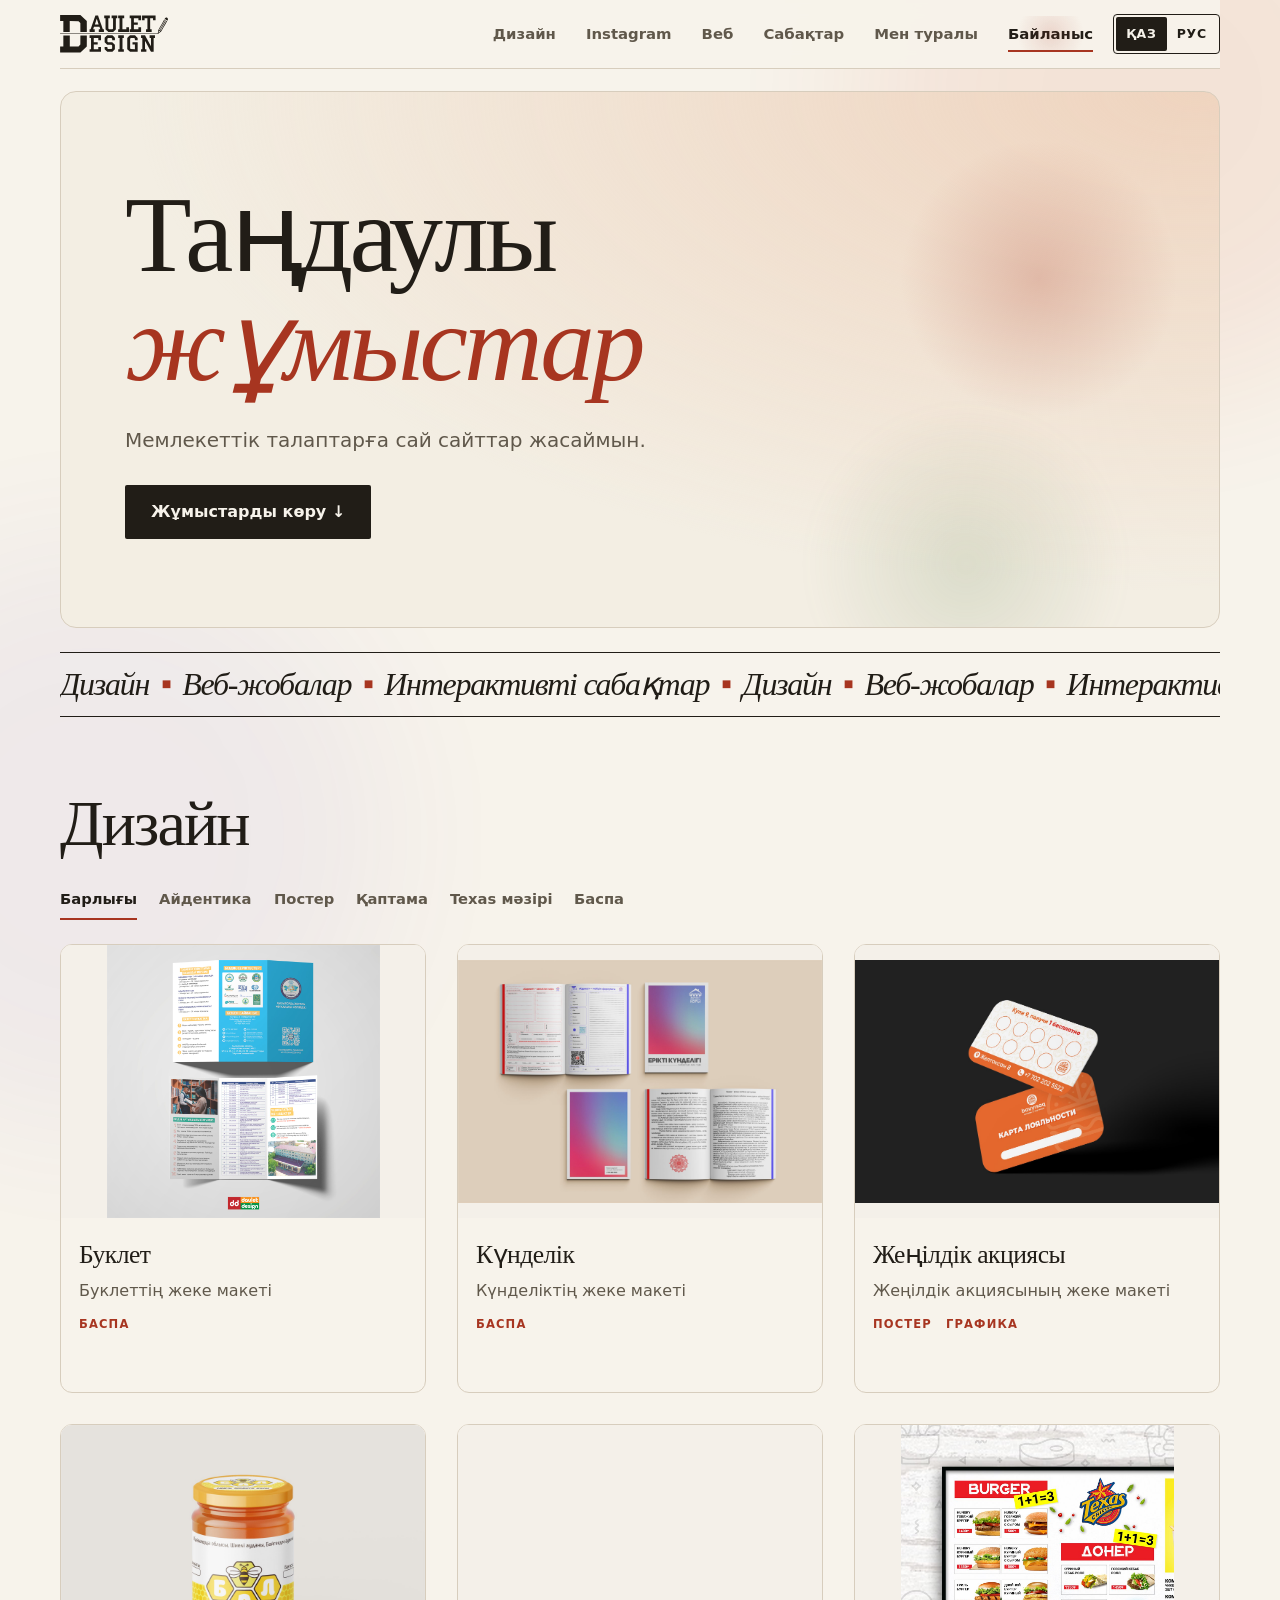
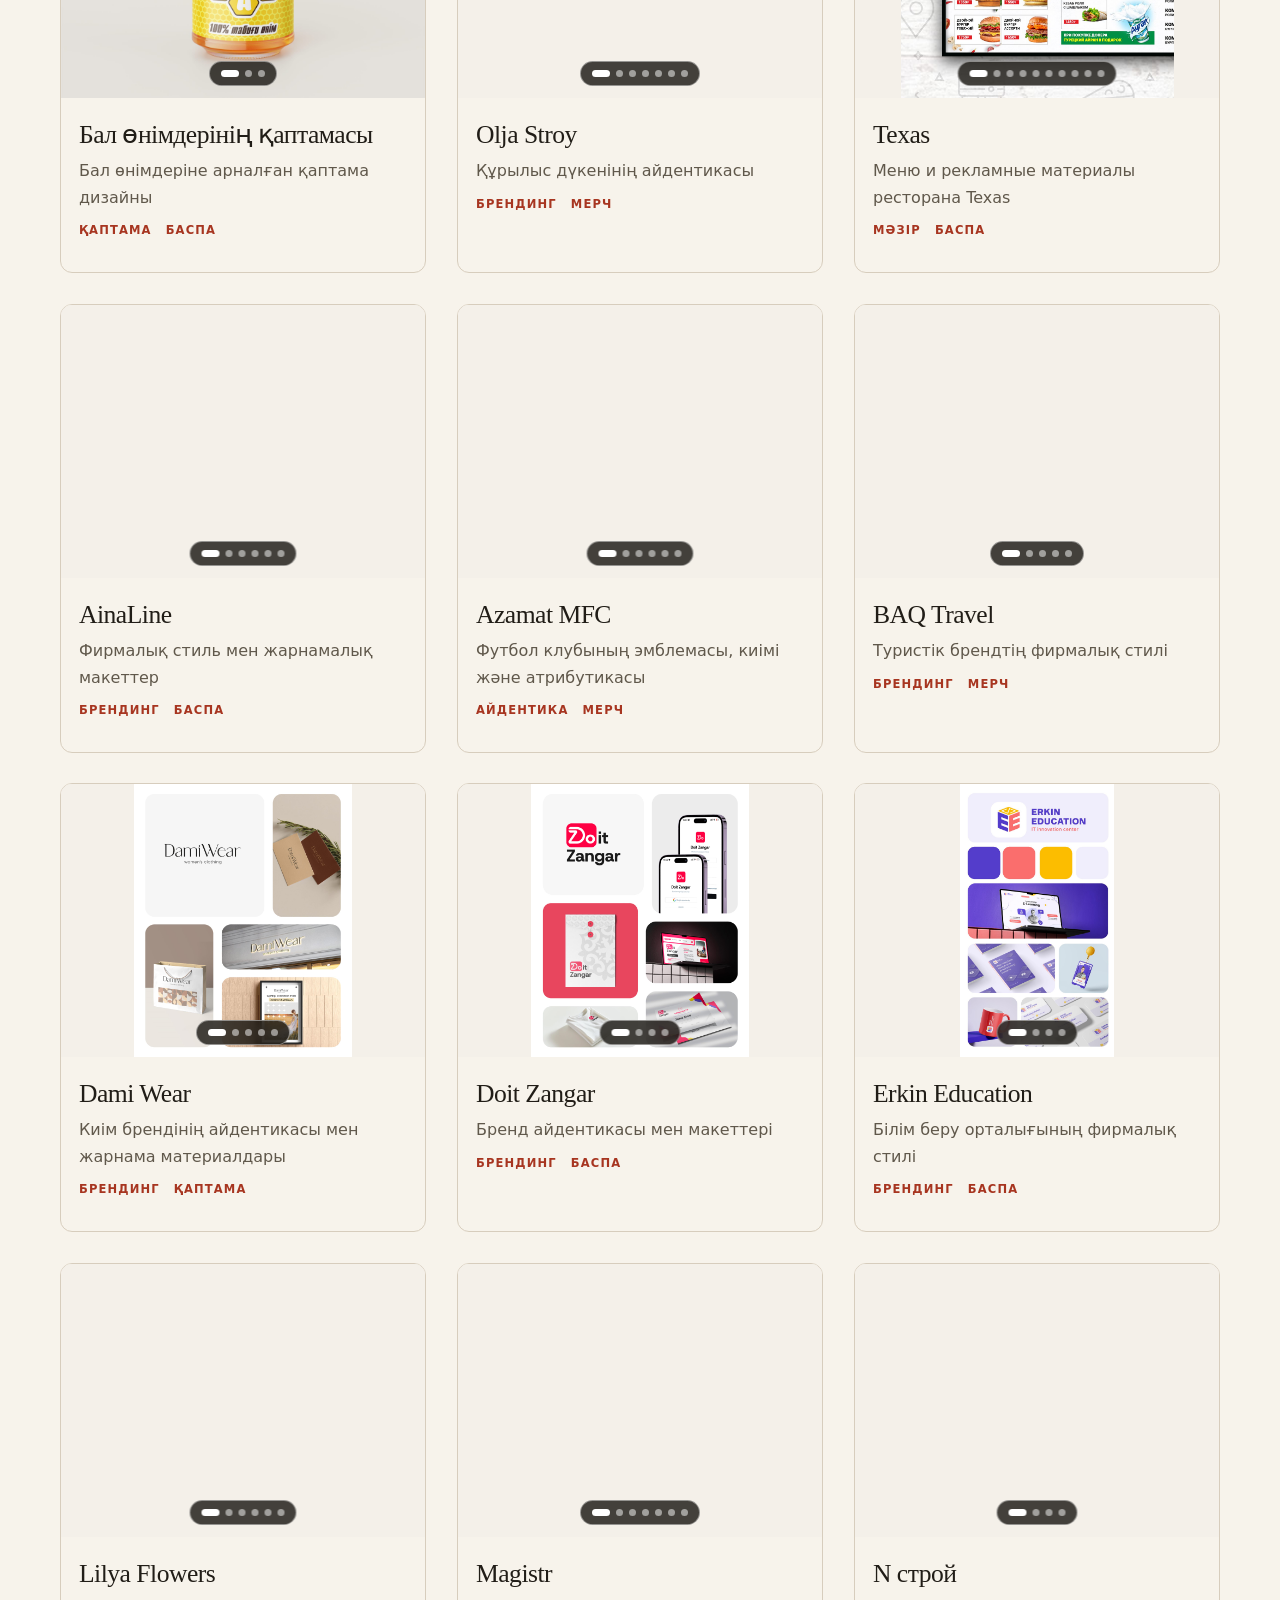
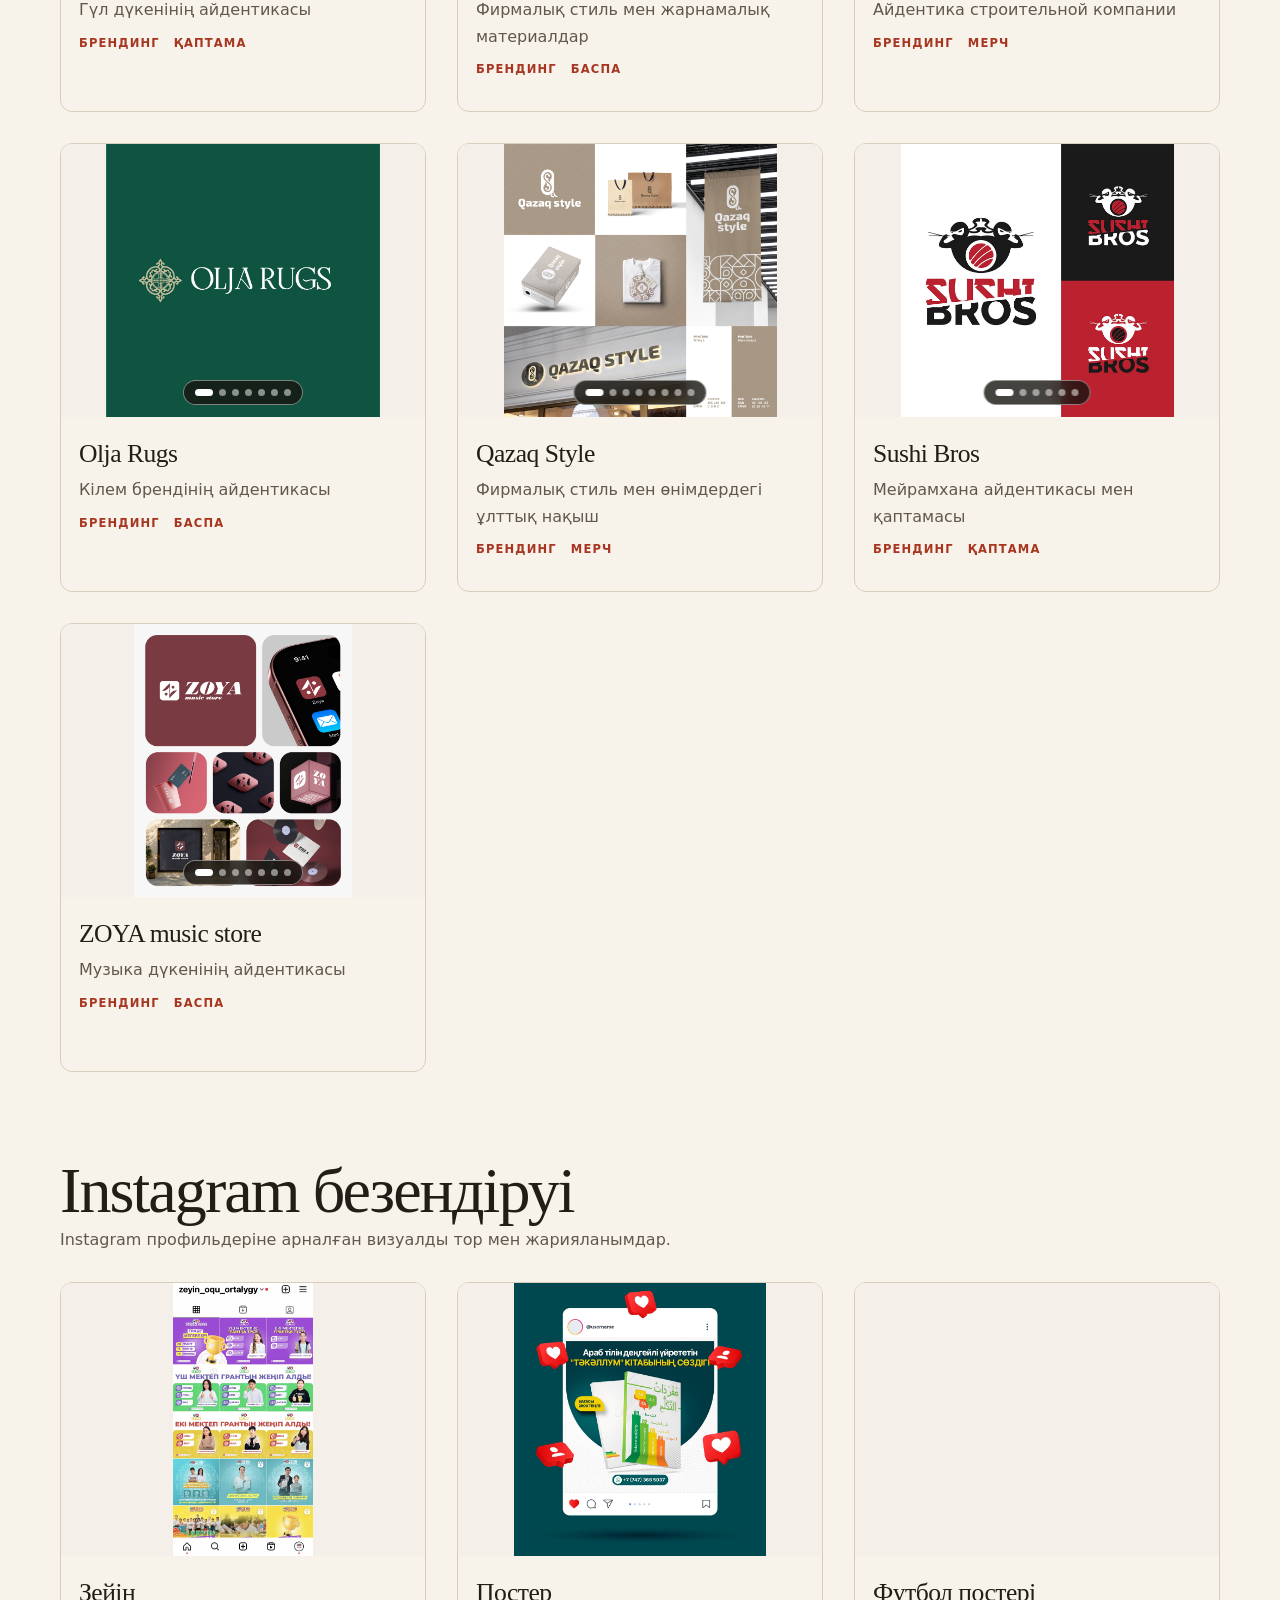
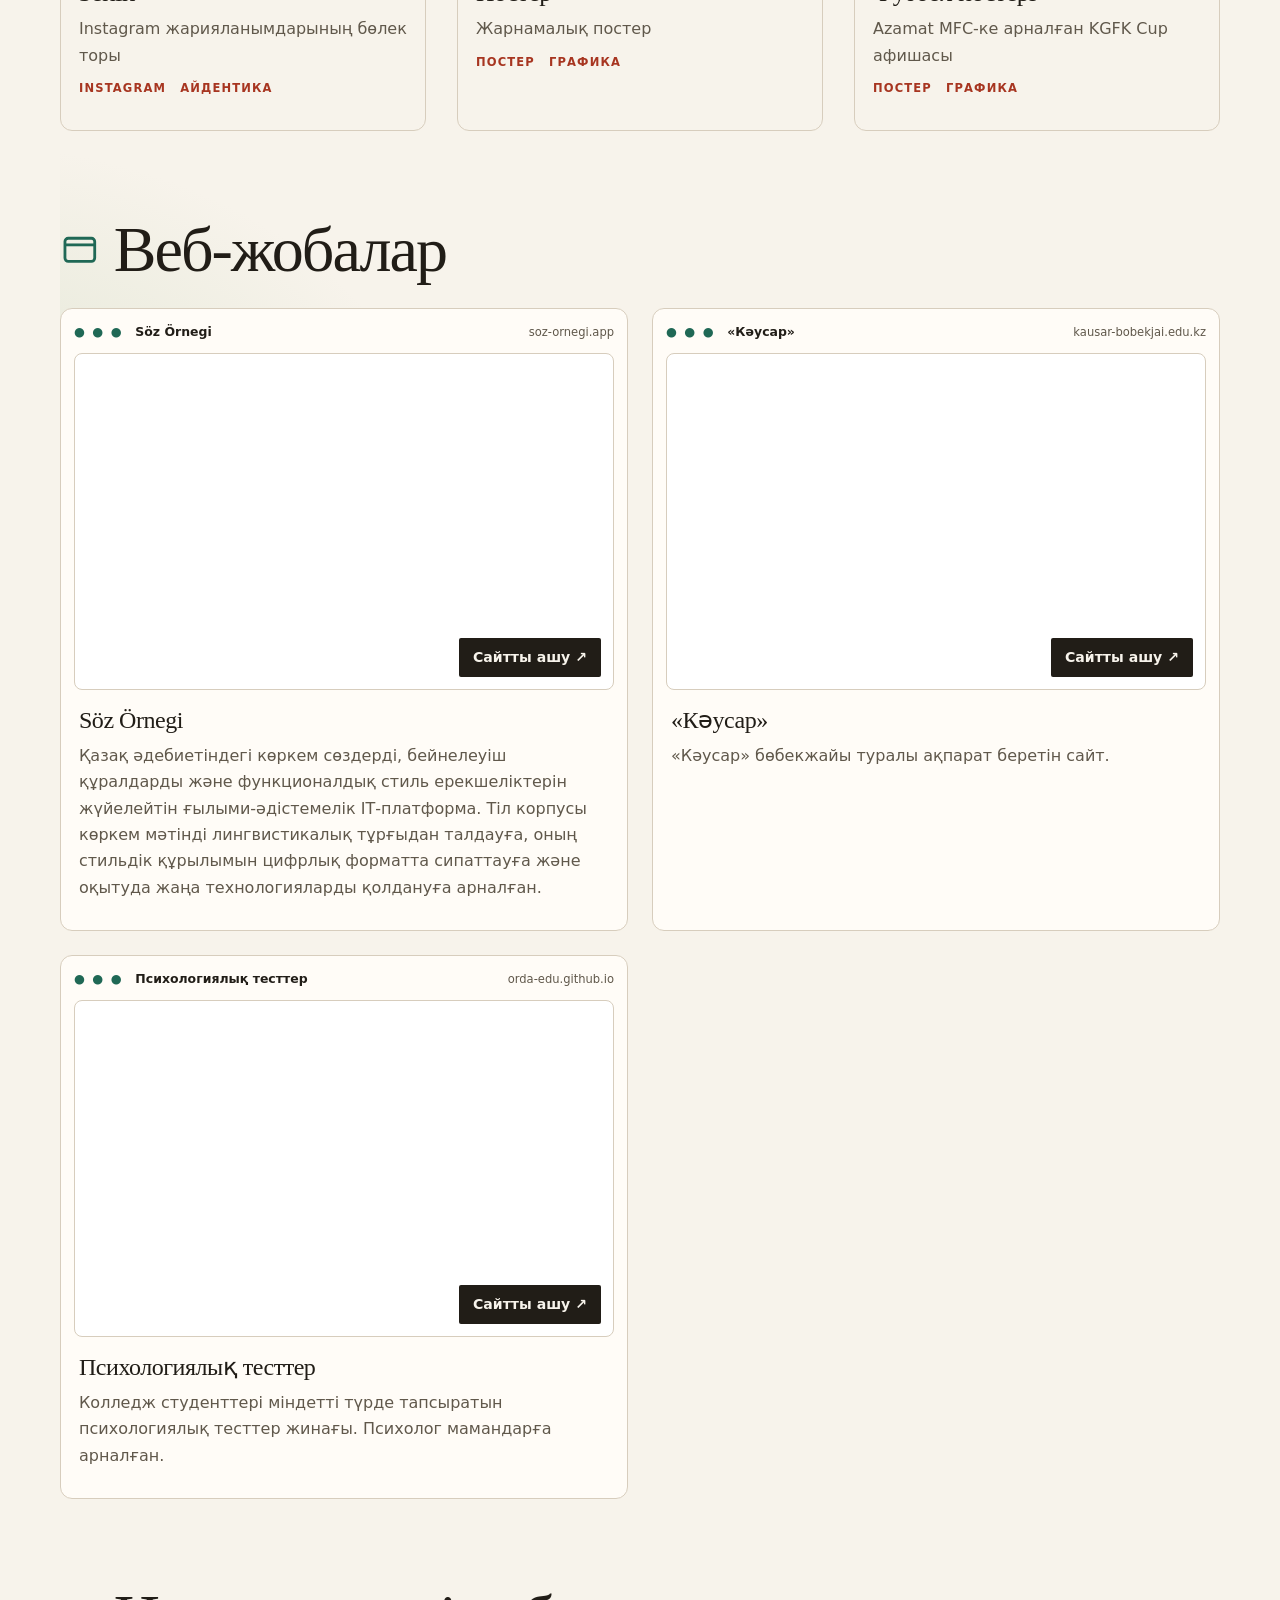
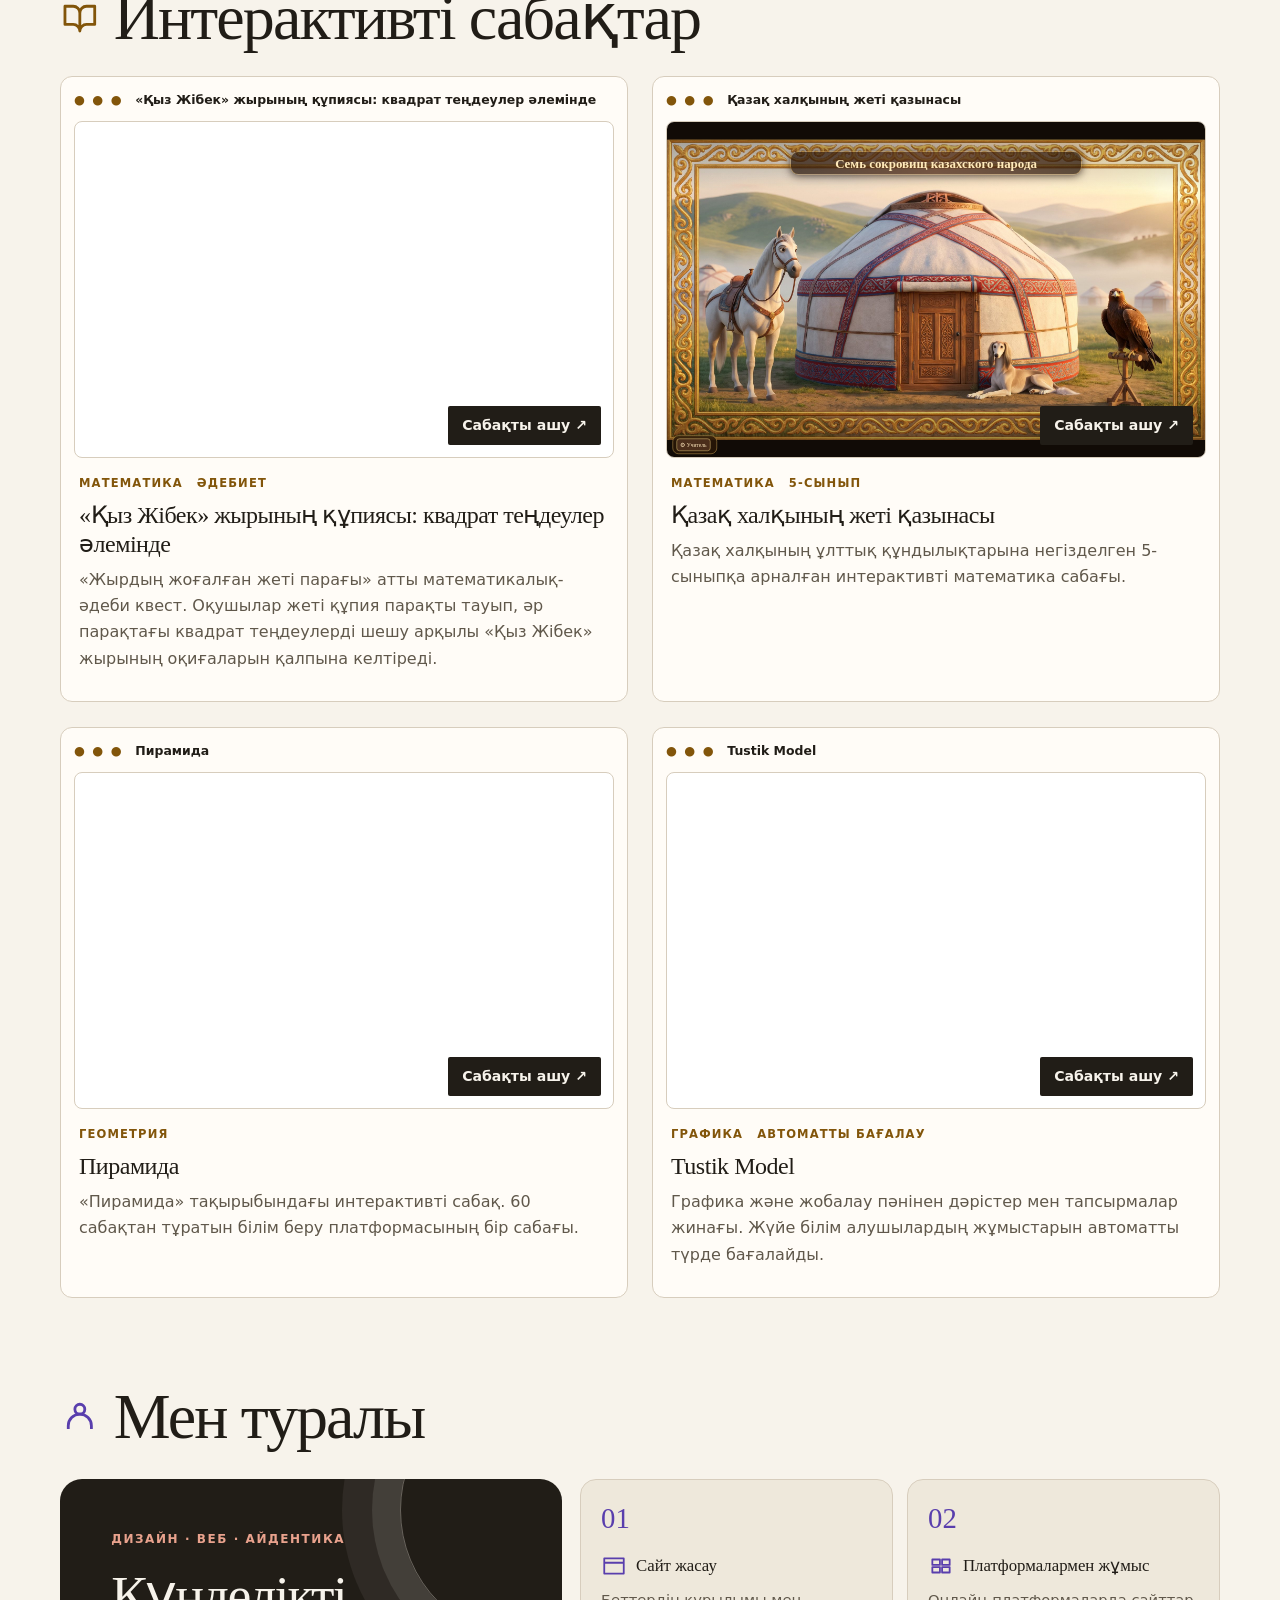
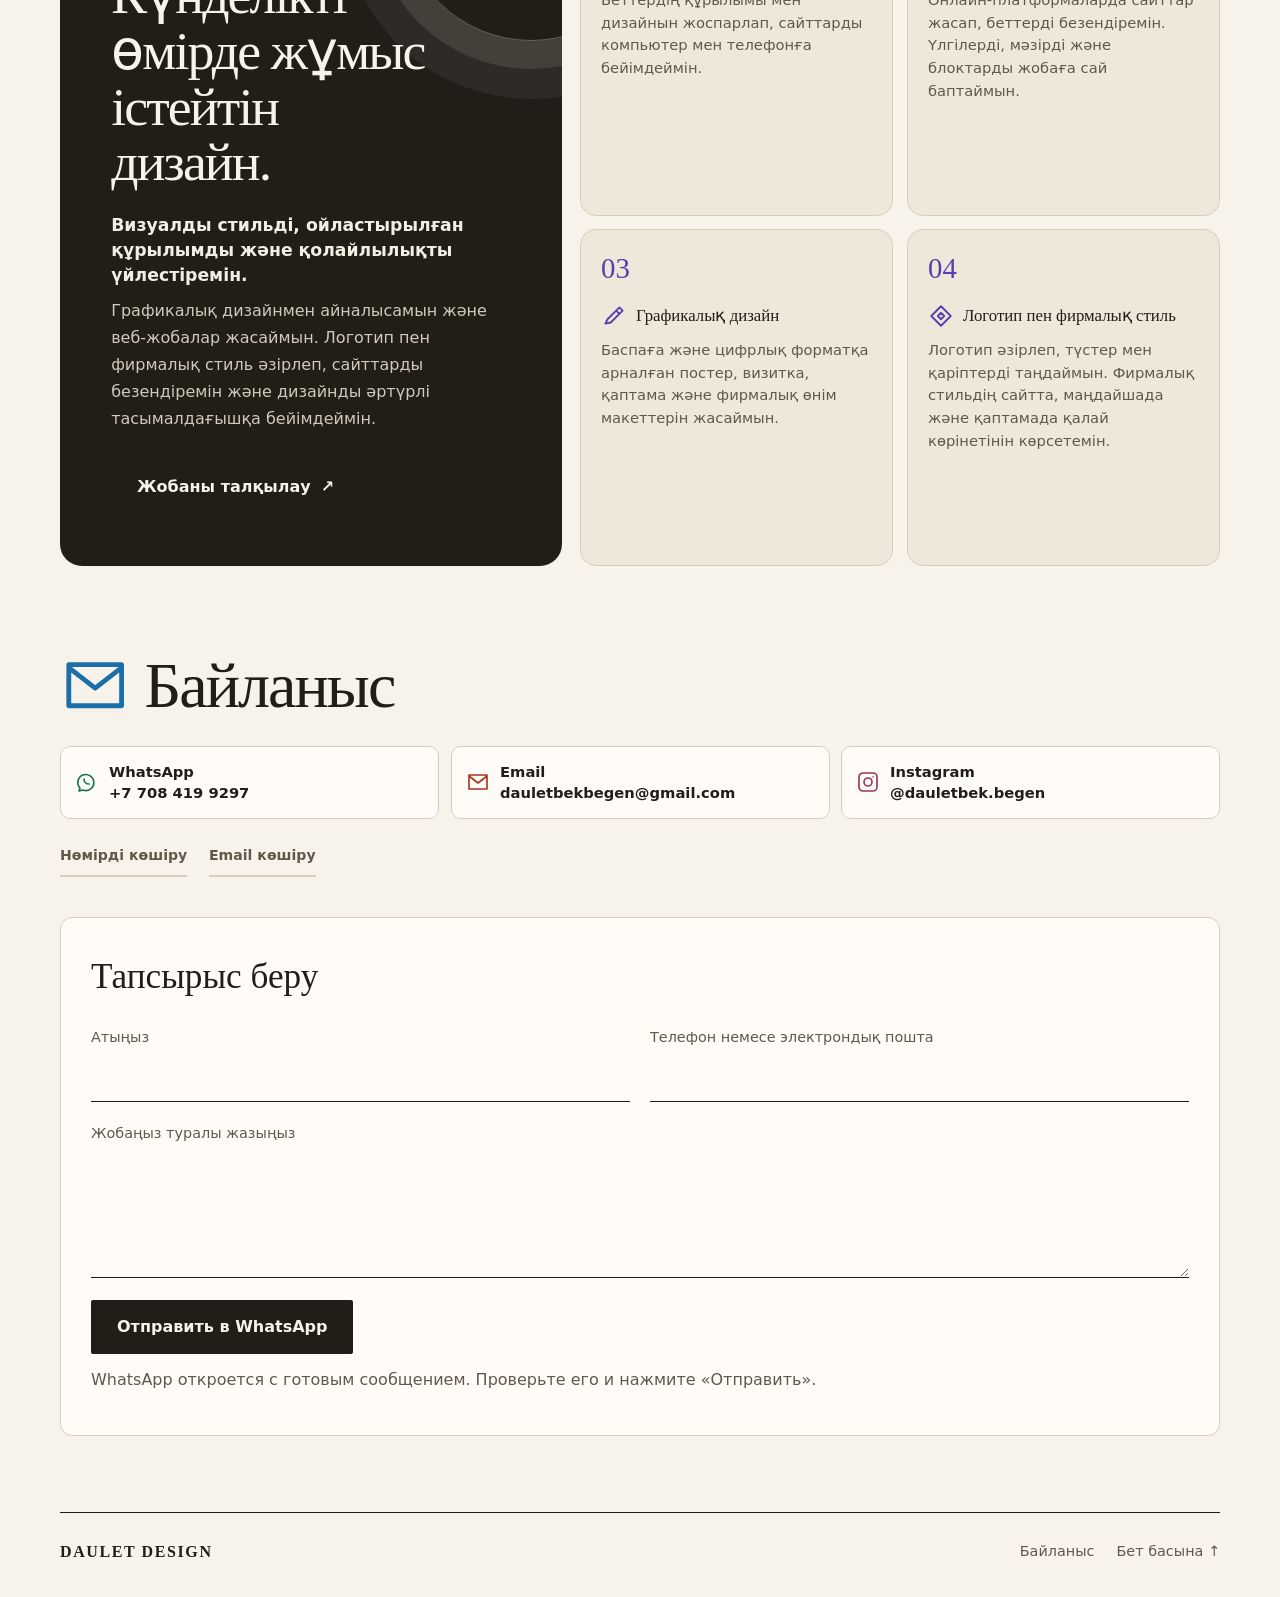
<file: index.html>
<!doctype html>
<html lang="ru"><meta charset="utf-8"><meta name="viewport" content="width=device-width,initial-scale=1"><title>Избранные работы · Портфолио</title>
<style>
:root{color-scheme:light;--paper:#f3eee4;--paper-2:#eae3d5;--ink:#17140f;--muted:#6b6458;--line:#cfc6b4;--accent:#d9481f;--serif:"Iowan Old Style","Palatino Linotype",Palatino,Georgia,"Times New Roman",serif;--sans:Inter,"Segoe UI",system-ui,sans-serif}
*{box-sizing:border-box}
html{overflow-x:clip;scroll-behavior:smooth;scroll-padding-top:84px;background:var(--paper)}
body{margin:0 auto;width:min(1160px,calc(100% - 48px));color:var(--ink);font:16px/1.65 var(--sans);-webkit-font-smoothing:antialiased;background:
 radial-gradient(900px 500px at 105% -8%,#f0c9b6aa,transparent 70%),radial-gradient(700px 480px at -10% 55%,#d5dfc7aa,transparent 70%)}
main,header,footer,section,.hero{position:relative;z-index:1}
a{color:inherit;text-underline-offset:5px}
a:focus-visible,button:focus-visible{outline:2px solid var(--accent);outline-offset:4px}
p{color:var(--muted);margin:0 0 12px}
h1,h2,h3{margin:0;font-family:var(--serif);font-weight:500}
.scroll-progress{position:fixed;top:0;left:0;height:3px;width:100%;transform-origin:0 50%;transform:scaleX(0);background:var(--accent);z-index:50;pointer-events:none}
@supports (animation-timeline:scroll()){.scroll-progress{animation:progress linear both;animation-timeline:scroll(root)}}
@keyframes progress{to{transform:scaleX(1)}}

/* Header */
header{position:sticky;top:0;z-index:20;display:flex;align-items:center;justify-content:space-between;gap:20px;padding:14px 0;margin:0;background:#f3eee4e6;backdrop-filter:blur(10px);-webkit-backdrop-filter:blur(10px);border-bottom:1px solid var(--line)}
.brand{display:block;flex:none;width:clamp(84px,9vw,108px);aspect-ratio:1572/546;color:var(--ink);transition:color .25s,transform .3s}
.brand svg{display:block;width:100%;height:100%}
.brand:hover,.brand:focus-visible{color:var(--accent);transform:translateY(-1px)}
nav{display:flex;align-items:center;gap:30px;margin-left:auto}
.nav-ico{display:none}
nav a{position:relative;color:var(--muted);text-decoration:none;font-weight:600;font-size:.93rem;padding:6px 0;transition:color .2s}
nav a::after{content:"";position:absolute;left:0;right:0;bottom:0;height:2px;background:var(--accent);transform:scaleX(0);transform-origin:left;transition:transform .3s ease}
nav a:hover{color:var(--ink)}
nav a:hover::after,nav a.active::after{transform:scaleX(1)}
nav a.active{color:var(--ink)}
.languages{position:relative;display:grid;grid-template-columns:1fr 1fr;padding:2px;border:1px solid var(--ink);border-radius:4px;isolation:isolate}
.languages::before{content:"";position:absolute;z-index:-1;top:2px;bottom:2px;left:2px;width:calc(50% - 2px);background:var(--ink);border-radius:2px;transition:transform .3s cubic-bezier(.3,.8,.3,1)}
.languages[data-active=ru]::before{transform:translateX(100%)}
.languages button{font:inherit;font-size:.78rem;font-weight:700;letter-spacing:.06em;min-width:46px;min-height:34px;padding:4px 10px;color:var(--ink);background:transparent;border:0;cursor:pointer;transition:color .25s}
.languages button[aria-pressed=true]{color:var(--paper)}
.languages button:focus-visible{outline-offset:3px}

/* Hero */
.hero{position:relative;padding:clamp(56px,10vw,128px) 0 clamp(36px,6vw,72px)}
.hero h1{font-size:clamp(46px,10.5vw,138px);line-height:1.02;letter-spacing:-.035em;margin-bottom:26px}
.hero h1 span{display:block;font-style:italic;color:var(--accent)}
.hero p{max-width:44ch;font-size:clamp(1.02rem,2vw,1.25rem);color:var(--muted);margin-bottom:28px}
.button{display:inline-flex;align-items:center;gap:10px;background:var(--ink);color:var(--paper);padding:14px 26px;border-radius:2px;text-decoration:none;border:0;cursor:pointer;font:inherit;font-weight:700;min-height:48px;transition:background .25s,transform .25s}
.button:hover{background:var(--accent);transform:translateY(-2px)}
.button:disabled{opacity:.5;cursor:default}
.ticker{overflow:hidden;white-space:nowrap;border-top:1px solid var(--ink);border-bottom:1px solid var(--ink);padding:12px 0;margin-top:8px;background:rgba(255,255,255,.06)}
.ticker-track{display:flex;width:max-content;will-change:transform}
.ticker-group{display:flex;align-items:center;flex:none;padding-right:0}
.ticker span{font-family:var(--serif);font-style:italic;font-size:clamp(20px,3vw,32px);letter-spacing:-.04em;line-height:1.2;white-space:nowrap}
.ticker .separator{display:inline-flex;align-items:center;justify-content:center;width:.7em;height:.7em;margin:0 .8em;color:var(--accent);font-size:.9em;transform:rotate(45deg);font-style:normal}
.ticker .separator::before{content:"◆";display:block}
@keyframes tick{to{transform:translateX(-50%)}}

/* Sections */
section{padding:clamp(52px,8vw,96px) 0 12px}
#design{--accent:#d9481f}#works{--accent:#1f7a63}#lessons{--accent:#b9770e}#about{--accent:#6a4fd6}#contact{--accent:#1c6ea8}
h2{display:flex;align-items:center;gap:14px;font-size:clamp(34px,6vw,64px);line-height:1.08;letter-spacing:-.03em;margin-bottom:10px}
.section-icon,.ui-icon{flex:none;color:var(--accent)}
.section-icon{width:.62em;height:.62em;transition:transform .35s ease}
.ui-icon{width:1.1em;height:1.1em}
section h2:hover .section-icon{transform:rotate(-14deg) scale(1.15)}
.grid,.design-grid{display:grid;grid-template-columns:repeat(2,minmax(0,1fr));gap:48px 40px;margin-top:34px}

/* Filters / tags */
.filters,.copy-row{display:flex;flex-wrap:wrap;align-items:center;gap:6px 22px}
.filters{margin-top:22px}
.chip{font:inherit;font-size:.92rem;font-weight:600;display:inline-flex;align-items:center;min-height:40px;padding:4px 0;color:var(--muted);background:none;border:0;border-bottom:2px solid transparent;cursor:pointer;transition:color .2s,border-color .2s}
.chip:hover{color:var(--ink)}
.chip[aria-pressed=true]{color:var(--ink);border-bottom-color:var(--accent)}
.tags{display:flex;flex-wrap:wrap;gap:4px 14px;margin:0 0 12px}
.tags span{font-size:.72rem;font-weight:700;letter-spacing:.1em;text-transform:uppercase;color:var(--accent)}
.online-project .tags{margin:16px 0 0}
.online-project .tags+h3{margin-top:8px}

/* Design */
.design-grid{align-items:start}
.design-case{display:block;min-width:0;--case-accent:var(--accent)}
.design-case:nth-child(even){margin-top:56px}
.design-case[hidden]{display:none}
.art{display:block;background:#fff;overflow:hidden}
.art img{display:block;width:100%;height:auto;transition:transform .6s ease}
.design-case>.art{aspect-ratio:1;box-shadow:0 1px 0 var(--line),0 24px 50px -30px #17140f66}
.design-case>.art img{width:100%;height:100%;object-fit:contain}
.design-case:hover>.art img{transform:scale(1.04)}
.case-copy{display:flex;flex-direction:column;padding:16px 0 0}
.case-copy h3{font-size:1.7rem;letter-spacing:-.02em;margin-bottom:2px}
.case-copy p{margin-bottom:10px}
.design-case .tags span{color:var(--accent)}
.instagram-intro{max-width:62ch;color:var(--muted);margin:-8px 0 28px}
.lightbox{width:min(96vw,1500px);max-width:none;height:min(94vh,1050px);max-height:none;padding:0;border:1px solid #ffffff24;border-radius:12px;background:#111;color:#fff;overflow:hidden}
.lightbox::backdrop{background:rgba(8,8,10,.92);backdrop-filter:blur(10px)}
.lightbox-inner{height:100%;display:grid;grid-template-rows:auto 1fr auto;gap:10px;padding:14px}
.lightbox-head,.lightbox-foot{display:flex;align-items:center;justify-content:space-between;gap:12px}
.lightbox-head{justify-content:flex-end}
.lightbox-image-wrap{min-height:0;display:grid;place-items:center}
.lightbox-image{display:block;max-width:100%;max-height:100%;width:auto;height:auto;object-fit:contain}
.lightbox-foot{font-size:.9rem;color:#eee}
.lightbox-controls{display:flex;gap:8px}
.lightbox-controls button{font:inherit;font-weight:700;color:#fff;background:#ffffff18;border:1px solid #ffffff44;border-radius:6px;padding:8px 12px;cursor:pointer}
.lightbox-controls button:hover{background:var(--accent)}
@media(max-width:600px){.lightbox{width:100vw;height:100dvh;border:0;border-radius:0}.lightbox-inner{padding:10px}.lightbox-foot{font-size:.78rem}}

/* Web & lessons */
.online-project h3{font-size:1.5rem;line-height:1.2;letter-spacing:-.02em;margin:16px 0 8px}
.online-project p{max-width:62ch}
.web-preview{background:none}
.preview-bar{display:flex;align-items:center;gap:12px;padding:0 0 10px;color:var(--muted);font-size:.78rem;min-width:0}
.preview-bar span:first-child{color:var(--accent);letter-spacing:.14em;flex:none}
.pb-title{flex:1;min-width:0;white-space:nowrap;overflow:hidden;text-overflow:ellipsis;font-weight:600;color:var(--ink)}
.pb-host{flex:none;max-width:42%;overflow:hidden;text-overflow:ellipsis;white-space:nowrap;font-size:.72rem;color:var(--muted)}
.preview-view{position:relative;aspect-ratio:16/10;overflow:hidden;background:#fff;box-shadow:0 1px 0 var(--line),0 24px 50px -30px #17140f66}
.preview-view iframe{display:block;width:200%;height:200%;border:0;transform:scale(.5);transform-origin:0 0;pointer-events:none}
.preview-link{position:absolute;inset:0;display:flex;align-items:flex-end;justify-content:flex-end;padding:12px;text-decoration:none}
.preview-link span{background:var(--ink);color:var(--paper);border-radius:2px;padding:8px 14px;font-weight:700;font-size:.88rem;transition:background .2s,transform .2s}
.preview-link:hover span{background:var(--accent);transform:translateY(-2px)}
.preview-link:focus-visible{outline-offset:-4px}

/* About */
#about>p{max-width:32em;font-family:var(--serif);font-size:clamp(1.25rem,2.6vw,1.9rem);line-height:1.4;color:var(--ink)}
.about-services{margin-top:38px}
.about-services article{padding:18px 0 0;border-top:1px solid var(--ink)}
.about-services h3{display:flex;align-items:center;gap:12px;font-size:1.35rem;margin-bottom:8px}
.about-services h3 .ui-icon{width:26px;height:26px}

/* Contact */
.contact-links{display:grid;grid-template-columns:1fr;gap:0;margin:26px 0 18px}
.contact-links a{display:flex;align-items:center;gap:20px;padding:20px 0;border-bottom:1px solid var(--line);text-decoration:none;overflow-wrap:anywhere;font-family:var(--serif);font-size:clamp(1.15rem,2.6vw,1.7rem);line-height:1.25;transition:color .25s,padding .25s}
.contact-links a:first-child{border-top:1px solid var(--ink)}
.contact-links a .ui-icon{width:30px;height:30px;margin:0;color:var(--accent)}
.contact-links a:hover,.contact-links a:focus-visible{color:var(--accent);padding-left:10px}
.contact-links a span{display:block;min-width:0}
.copy-row{margin:0 0 40px}
.copy-chip{font-size:.88rem;border-bottom-color:var(--line)}
.copy-status{margin:0;color:#1f7a63;font-size:.9rem;min-height:1.4em}
.order-panel{max-width:760px;padding:0}
.order-panel>h3{font-size:clamp(1.6rem,3vw,2.2rem);margin-bottom:20px}
.order-fields{display:grid;grid-template-columns:repeat(2,minmax(0,1fr));gap:20px;margin-bottom:20px}
.order-panel label{display:grid;gap:4px;color:var(--muted);font-size:.9rem}
.order-panel input,.order-panel textarea{width:100%;font:inherit;font-size:1.02rem;color:var(--ink);background:transparent;border:0;border-bottom:1.5px solid var(--ink);border-radius:0;padding:10px 0;transition:border-color .2s,box-shadow .2s}
.order-panel input:focus,.order-panel textarea:focus{outline:0;border-bottom-color:var(--accent);box-shadow:0 1.5px 0 var(--accent)}
.order-panel textarea{resize:vertical}
.order-panel .button{margin-top:22px}
#order-status{margin-top:12px}

/* Footer */
footer{display:flex;align-items:center;justify-content:space-between;flex-wrap:wrap;gap:15px;margin-top:64px;padding:26px 0 32px;border-top:1px solid var(--ink)}
.site-footer strong{font-family:var(--serif);font-weight:600;letter-spacing:.1em}
.site-footer div{display:flex;gap:22px;flex-wrap:wrap}
.site-footer a{font-size:.9rem;color:var(--muted);text-decoration:none}
.site-footer a:hover{color:var(--accent)}

/* Dialog */
dialog{background:var(--paper);color:var(--ink);border:1px solid var(--ink);border-radius:2px;width:min(900px,calc(100% - 24px));max-height:90dvh;padding:0}
dialog#gallery[open]{display:flex;flex-direction:column;overflow:hidden}
dialog::backdrop{background:#17140fbf}
body:has(dialog[open]){overflow:hidden}
.gallery-head{position:sticky;top:0;z-index:1;display:flex;align-items:center;justify-content:space-between;gap:12px;padding:14px 18px;background:var(--paper);border-bottom:1px solid var(--line)}
.gallery-head h2{font-size:clamp(22px,4vw,32px);margin:0}
.gallery-content{flex:1 1 auto;min-height:0;overflow-y:auto;overscroll-behavior:contain;padding:16px 18px 20px}

/* Responsive */
@media(max-width:900px){.grid,.design-grid{gap:40px 28px}}
@media(max-width:820px){
body{width:calc(100% - 32px);padding-bottom:calc(84px + env(safe-area-inset-bottom))}
html{scroll-padding-top:70px}
header{padding:10px 0}
.brand{width:clamp(76px,22vw,92px)}
nav{position:fixed;left:0;right:0;bottom:0;z-index:30;margin:0;display:grid;grid-auto-flow:column;grid-template-columns:repeat(6,minmax(0,1fr));grid-template-rows:1fr;gap:0;padding:6px 8px calc(6px + env(safe-area-inset-bottom));background:#f3eee4f5;backdrop-filter:blur(12px);-webkit-backdrop-filter:blur(12px);border-top:1px solid var(--ink)}
.nav-ico{display:block;flex:0 0 14px;width:14px;height:14px}
nav a{display:flex;flex-direction:row;align-items:center;justify-content:center;gap:2px;min-width:0;min-height:42px;padding:6px 1px;font-size:clamp(.45rem,2vw,.68rem);line-height:1;text-align:center;white-space:nowrap}
nav a::after{left:25%;right:25%;bottom:2px}
nav a span{display:block;max-width:100%;overflow:hidden;text-overflow:ellipsis;white-space:nowrap}
nav a.active{color:var(--accent)}
body:has(dialog[open]) nav{display:none}
}
@media(max-width:700px){
.grid,.design-grid{grid-template-columns:minmax(0,1fr);gap:40px}
.design-case:nth-child(even){margin-top:0}
section{padding:44px 0 8px}
.hero{padding:40px 0 28px}
.hero h1{font-size:clamp(42px,13vw,72px)}
h2{font-size:clamp(30px,9vw,42px);gap:10px}
.case-copy h3{font-size:1.5rem}
.contact-links a{gap:16px;padding:16px 0}
.order-fields{grid-template-columns:minmax(0,1fr)}
dialog{width:calc(100% - 16px)}
.gallery-head{padding:12px 14px}.gallery-content{padding:12px 14px 16px}
footer{margin-top:44px;padding:22px 0 12px}
.pb-host{display:none}
}
@media(max-width:360px){nav a{font-size:.42rem}.nav-ico{flex-basis:12px;width:12px;height:12px}}
@media(prefers-reduced-motion:reduce){html{scroll-behavior:auto}.ticker-track{animation:none}.js .reveal{opacity:1;transform:none;transition:none}.scroll-progress{display:none}.languages::before,.button,.brand,nav a::after{transition:none}}

/* Layout refinements */
:root{--paper:#f7f3eb;--paper-2:#eee8db;--ink:#211d17;--muted:#60584b;--line:#d7cdbd;--accent:#a73520}
header{background:#f7f3ebf5}
.hero{margin:22px 0 24px;padding:clamp(36px,7vw,88px) clamp(20px,5vw,66px);border:1px solid var(--line);border-radius:16px;background:radial-gradient(ellipse at 98% 0%,#efd4bf,transparent 66%),#f3eee3}
.hero h1{font-size:clamp(38px,9vw,109px);line-height:1;overflow-wrap:anywhere}
section{padding-top:clamp(42px,6vw,72px)}
#design{--accent:#a73520}#works{--accent:#1f6855}#lessons{--accent:#82550a}#about{--accent:#593ead}
.grid,.design-grid{gap:24px;margin-top:24px}
.design-grid{align-items:stretch;grid-auto-rows:1fr}
.design-case{display:grid;grid-template-rows:auto 1fr;overflow:hidden;border:1px solid var(--line);border-radius:12px;background:#fffcf7}
.design-case:nth-child(even){margin-top:0}
.design-case>.art{box-shadow:none;aspect-ratio:5/4;border-bottom:1px solid var(--line)}
.case-copy{padding:16px 19px 20px}
.online-project{min-width:0;padding:13px 13px 17px;border:1px solid var(--line);border-radius:12px;background:#fffcf7}
.online-project>p,.online-project>h3,.online-project>.tags{margin-left:5px;margin-right:5px}
.preview-view{border-radius:8px;box-shadow:none;border:1px solid var(--line)}
.contact-links{grid-template-columns:repeat(3,minmax(0,1fr));gap:12px}
.contact-links a,.contact-links a:first-child{gap:10px;padding:14px;border:1px solid var(--line);border-radius:10px;background:#fffcf7;font:600 .92rem/1.45 var(--sans)}
.contact-links a[href^="https://wa.me/"]{--accent:#137344}.contact-links a[href^="mailto:"]{--accent:#a73520}.contact-links a[href*="instagram.com"]{--accent:#993463}
.contact-links a .ui-icon{width:24px;height:24px}.contact-links a:hover,.contact-links a:focus-visible{padding-left:14px;border-color:var(--accent)}
.order-panel{max-width:none;padding:clamp(16px,3vw,30px);background:#fffcf7;border:1px solid var(--line);border-radius:12px}
@media(max-width:820px){
body{padding-bottom:calc(84px + env(safe-area-inset-bottom))}
html{scroll-padding-bottom:calc(84px + env(safe-area-inset-bottom))}
html{scroll-padding-top:112px}
header{display:grid;grid-template-columns:1fr auto;gap:5px;backdrop-filter:none}
nav{position:fixed;left:0;right:0;bottom:0;z-index:30;margin:0;display:grid;grid-template-columns:repeat(5,minmax(0,1fr));gap:0;padding:6px 8px calc(6px + env(safe-area-inset-bottom));background:#f7f3ebf5;backdrop-filter:blur(12px);-webkit-backdrop-filter:blur(12px);border-top:1px solid var(--ink);grid-column:auto;grid-row:auto}
nav a{min-height:44px;white-space:normal}
nav a span{overflow:visible}
}
@media(max-width:700px){
  .contact-links{grid-template-columns:1fr}
  .design-grid{grid-auto-rows:auto}
  .hero{margin-top:14px}
  .hero h1{font-size:clamp(36px,11vw,68px)}
  .site-footer{display:flex;flex-direction:column;align-items:flex-start;gap:10px;padding-top:20px;border-top:0}
  .site-footer div{width:100%;justify-content:space-between}
  .ticker,.hero,.design-case,.online-project,.contact-links a,.order-panel,.about-services article,footer,header{border-color:transparent!important;box-shadow:none!important}
  .design-case>.art{border-bottom-color:transparent!important}
  .contact-links a:first-child{border-top-color:transparent!important}
  .contact-links a,.contact-links a:first-child{padding:16px;gap:12px}
  .contact-links a:hover,.contact-links a:focus-visible{padding-left:16px}
}
@media(prefers-reduced-motion:reduce){.art img,.preview-link span,.contact-links a{transition:none}.design-case:hover>.art img,.preview-link:hover span,.button:hover{transform:none}}.ticker-track{display:flex;width:max-content;animation:scrollTicker 20s linear infinite;will-change:transform}
.ticker-group{display:flex;align-items:center;flex:none}
.ticker-group span{display:block;flex:none}
.ticker-group .separator{display:inline-flex;align-items:center;justify-content:center;width:.7em;height:.7em;margin:0 .8em;color:var(--accent);font-size:.9em;transform:rotate(45deg);font-style:normal}
.ticker-group .separator::before{content:"◆";display:block}

@keyframes scrollTicker{from{transform:translateX(0)}to{transform:translateX(-50%)}}
@media(prefers-reduced-motion:reduce){.ticker-track{animation:none}}

.video-item{margin:0;grid-column:1/-1}.video-item figcaption{padding-top:8px;color:var(--muted,#777)}

/* About: editorial intro and service tiles */
#about .about-layout{display:grid;grid-template-columns:minmax(0,.88fr) minmax(0,1.12fr);gap:18px;margin-top:28px;align-items:stretch}
#about .about-intro{position:relative;isolation:isolate;display:flex;flex-direction:column;align-items:flex-start;justify-content:center;min-height:460px;overflow:hidden;padding:clamp(26px,4vw,52px);border-radius:22px;background:var(--ink);color:var(--paper)}
#about .about-intro::after{content:"";position:absolute;z-index:-1;width:260px;height:260px;right:-100px;top:-100px;border:1px solid #f3eee455;border-radius:50%;box-shadow:0 0 0 28px #f3eee41a,0 0 0 58px #f3eee410}
#about .about-kicker{margin:0 0 18px;color:#e9a28d;font-size:.75rem;font-weight:750;letter-spacing:.13em;text-transform:uppercase}
#about .about-headline{max-width:12ch;margin:0;font-family:var(--serif);font-size:clamp(32px,4.2vw,56px);font-weight:500;line-height:1.04;letter-spacing:-.035em}
#about .about-summary{max-width:38ch;margin:22px 0 8px;color:#f3eee4;font-size:1.08rem;font-weight:650;line-height:1.45}
#about .about-copy{max-width:42ch;margin:0;color:#d1c9bb;line-height:1.7}
#about .about-cta{margin-top:28px}
#about .about-services{display:grid;grid-template-columns:repeat(2,minmax(0,1fr));gap:14px;margin:0}
#about .about-services article{position:relative;min-width:0;padding:24px 20px 20px;border:1px solid var(--line);border-radius:16px;background:var(--paper-2)}
#about .about-number{display:block;margin-bottom:20px;color:var(--accent);font-family:var(--serif);font-size:1.8rem;line-height:1}
#about .about-services h3{display:flex;align-items:center;gap:9px;margin:0 0 10px;font-size:1.05rem;line-height:1.2}
#about .about-services p{margin:0;color:var(--muted);font-size:.92rem;line-height:1.55}
@media(max-width:820px){#about .about-layout{grid-template-columns:1fr}#about .about-intro{min-height:360px}}
@media(max-width:700px){#about .about-services{grid-template-columns:1fr}#about .about-services article{padding:20px}#about .about-number{margin-bottom:14px}}
/* Larger single-row mobile navigation */
@media(max-width:820px){
 nav{grid-template-columns:repeat(6,minmax(0,1fr));grid-auto-flow:column;grid-template-rows:1fr;padding:7px 4px calc(8px + env(safe-area-inset-bottom))}
 nav a{flex-direction:column;gap:4px;min-height:58px;padding:5px 1px;font-size:clamp(.58rem,2.7vw,.74rem);line-height:1.1}
 nav a span{max-width:100%;overflow:hidden;text-overflow:ellipsis;white-space:nowrap}
 .nav-ico{flex:0 0 18px;width:18px;height:18px}
}
@media(max-width:360px){nav a{font-size:.56rem}.nav-ico{flex-basis:16px;width:16px;height:16px}}
/* Responsive in-card galleries */
#design .design-grid,#instagram .design-grid{grid-template-columns:repeat(auto-fit,minmax(min(100%,300px),1fr));align-items:stretch;gap:clamp(18px,2.4vw,34px)}
#design .design-case,#instagram .design-case{display:flex;flex-direction:column;min-width:0;height:100%;margin-top:0;border:1px solid var(--line);background:var(--paper);overflow:hidden}
#design .design-case:nth-child(even),#instagram .design-case:nth-child(even){margin-top:0}
.design-case[hidden]{display:none}
.case-gallery{position:relative;min-width:0;aspect-ratio:4/3;overflow:hidden;background:#f4f0e9}
.case-gallery-track{display:flex;width:100%;height:100%;overflow-x:auto;overflow-y:hidden;scroll-snap-type:x mandatory;scroll-behavior:smooth;overscroll-behavior-x:contain;scrollbar-width:none;touch-action:pan-x;outline-offset:-4px}
.case-gallery-track::-webkit-scrollbar{display:none}
.case-gallery-track>.art,.case-gallery-video{display:block;flex:0 0 100%;width:100%;height:100%;scroll-snap-align:start;background:#f4f0e9}
.case-gallery-track>.art{box-shadow:none!important}
.case-gallery-track>.art img{width:100%;height:100%;object-fit:contain;transition:transform .5s ease}
.case-gallery-track>.art:hover img{transform:scale(1.025)}
.case-gallery-video{display:grid;place-items:center;background:#111}
.case-gallery-video .video-item{width:100%;height:100%;display:flex;flex-direction:column;justify-content:center;margin:0}
.case-gallery-video video{display:block;width:100%;height:100%;max-height:none;object-fit:contain;background:#111}
.case-gallery-video figcaption{position:absolute;left:-9999px}
.case-gallery-hint{position:absolute;left:50%;bottom:12px;transform:translateX(-50%);max-width:calc(100% - 24px);padding:8px 11px;border:1px solid #ffffff70;border-radius:999px;background:#17140fcc;backdrop-filter:blur(8px);pointer-events:none}
.case-gallery-dots{display:flex;align-items:center;justify-content:center;gap:6px}
.case-gallery-dot{display:block;width:7px;height:7px;border-radius:50%;background:#ffffff80;transition:width .2s ease,background-color .2s ease}
.case-gallery-dot.is-active{width:18px;border-radius:999px;background:#fff}
.case-gallery-track{cursor:grab;user-select:none;-webkit-user-select:none}
.case-gallery-track.is-dragging{cursor:grabbing;scroll-snap-type:none}
.case-gallery-track>.art img{-webkit-user-drag:none;user-select:none}
#design .case-copy,#instagram .case-copy{flex:1;padding:16px 18px 20px}
.case-copy h3{font-size:clamp(1.25rem,2vw,1.65rem)}
@media(max-width:700px){#design .design-grid,#instagram .design-grid{grid-template-columns:minmax(0,1fr);gap:22px}#design .case-gallery,#instagram .case-gallery{aspect-ratio:4/3}#design .case-copy,#instagram .case-copy{padding:14px 16px 18px}}
@media(prefers-reduced-motion:reduce){.case-gallery-track{scroll-behavior:auto}.case-gallery-track>.art img{transition:none}}
</style>
<link rel="stylesheet" href="./animation.css">
<body id="top"><div class="scroll-progress" aria-hidden="true"></div><div class="vector-layer" aria-hidden="true">
  <div class="float-card card-one"></div>
  <div class="float-card card-two"></div>
  <div class="float-card card-three"></div>
</div><header><a class="brand" href="#top" aria-label="Портфолио, в начало"><svg viewBox="0 0 1572.093 546" fill="currentColor" role="img" aria-label="Авторский логотип" focusable="false"><path d="M296.512 0.5 C326.842 30.83 359.632 58.62 390.012 89 L390.512 248 L296.512 248 L296.012 116 L269.512 89.5 L141.512 89 L141.512 248 L48.512 248 L48.512 89 L1.512 89 L1.512 0 Z"/><path d="M445.423 209 L515.194 8.504 L554.479 8 C557.1 22.034 563.807 35.822 568.441 49.299 C580.114 83.246 591.707 117.213 603.703 151.047 C608.516 164.623 613.401 178.167 617.96 191.844 C619.875 197.589 622.389 203.016 623.57 209 L639.512 209 L639.512 248 L564.512 248 L564.512 209 L587.352 209 C583.276 196.877 576.809 184.569 574.482 172 L495.178 172.502 C491.174 184.513 484.864 196.581 482.464 209 L505.512 209 L505.512 248 L430.512 248 L430.512 209 Z M535.07 55.842 C528.71 70.11 524.73 85.847 519.789 100.668 C515.618 113.183 509.952 126.044 507.467 139 L562.349 139 Z"/><path d="M725.512 8 L725.006 46.488 L703.512 47 L704.012 197 C707.817 200.805 712.206 204.447 715.116 208.994 C722.105 208.919 757.661 210.021 761.509 208.205 C765.306 206.413 769.058 200.954 772.012 198 L772.512 47 L751.512 47 L751.512 8 L833.512 8 L833.006 46.487 L813.512 47 L813.012 211 L773.512 247.5 L702.512 247.5 C693.897 238.885 684.785 230.967 675.838 222.798 C671.572 218.902 668.037 214.061 663.012 211.12 L662.512 47 L643.512 47 L643.512 8 Z"/><path d="M934.512 8 L934.512 47 L908.512 47 L908.512 209 L965.512 209 L965.512 178 L1004.512 178 L1004.512 248 L846.512 248 L846.512 209 L866.512 209 L866.512 47 L846.512 47 L846.512 8 Z"/><path d="M1180.512 8 L1180.512 78 L1141.512 78 L1141.512 47 L1075.512 47 L1075.512 108 L1132.512 108 L1132.512 141 L1075.512 141 L1075.512 209 L1141.512 209 L1141.512 178 L1180.512 178 L1180.512 248 L1014.512 248 L1014.512 209 L1035.512 209 L1035.512 47 L1014.512 47 L1014.512 8 Z"/><path d="M1391.512 8 L1391.512 78 L1354.512 78 L1354.512 47 L1312.512 47 L1312.512 209 L1334.512 209 L1334.512 248 L1252.512 248 L1252.512 209 L1272.512 209 L1272.512 47 L1231.512 47 L1231.512 78 L1194.512 78 L1194.512 8 Z"/><path d="M1563.088 82.458 C1552.999 75.413 1534.683 64.331 1523.485 59.726 C1525.074 52.326 1531.521 41.515 1538.998 38.826 C1549.812 34.936 1566.799 43.442 1570.87 53.846 C1575.207 64.93 1566.916 72.928 1563.088 82.458 Z"/><path d="M1.087 269.5 L927.597 269.5 L1234.107 269.5 C1297.015 269.5 1360.013 270.516 1422.89 268.488 C1425.869 256.569 1427.156 244.03 1429.021 231.885 C1429.77 227.006 1429.807 221.243 1431.833 216.691 C1436.975 205.143 1444.97 194.245 1451.32 183.314 C1467.606 155.281 1483.802 127.179 1499.601 98.867 C1505.495 88.305 1513.313 78.091 1517.813 66.839 C1519.713 67.64 1524.89 69.127 1525.773 71.216 C1526.361 72.605 1513.211 94.963 1511.395 98.182 C1494.895 127.422 1478.221 156.824 1460.8 185.524 C1457.828 190.421 1442.066 215.139 1444.402 219.166 C1445.552 221.15 1448.81 220.5 1450.684 220.5 C1471.068 184.479 1492.49 149.072 1512.59 112.887 C1519.41 100.609 1528.368 88.849 1533.844 75.898 L1542.392 80.241 C1535.612 93.799 1527.252 106.604 1519.686 119.717 C1507.46 140.907 1495.922 162.57 1483.222 183.478 C1478.068 191.963 1473.296 200.652 1468.349 209.263 C1465.713 213.852 1461.789 218.641 1460.248 223.756 C1459.664 225.693 1460.071 228.058 1460.206 230.026 C1462.098 229.868 1465.272 230.173 1466.907 228.978 C1470.231 226.548 1482.478 201.881 1485.848 196.446 C1500.551 172.73 1513.815 147.996 1527.66 123.763 C1534.964 110.979 1544.457 98.213 1549.935 84.539 C1552.69 86.465 1555.283 87.945 1558.412 89.199 C1542.677 120.671 1522.802 150.175 1505.612 180.848 C1498.088 194.274 1490.123 207.437 1482.61 220.851 C1479.126 227.071 1476.118 235.429 1471.3 240.685 C1464.136 248.501 1453.643 254.212 1445.332 260.779 C1438.773 265.962 1432.253 272.697 1424.559 276.19 C1420.527 278.019 1363.188 276.5 1353.932 276.5 L1177.677 276.5 L558.158 276.5 L185.646 276.5 L43.142 276.5 C37.795 276.5 3.238 277.513 1.122 275.964 C-0.972 274.431 0.375 271.365 1.087 269.5 Z M1440.527 229.881 L1434.379 258.615 C1441.094 251.957 1448.979 243.116 1457.219 238.487 C1451.715 235.445 1446.737 231.311 1440.527 229.881 Z"/><path d="M596.512 296 L596.512 366 L557.512 366 L557.512 335 L491.512 335 L491.512 396 L548.512 396 L548.512 429 L491.512 429 L491.512 497 L557.512 497 L557.512 466 L596.512 466 L596.512 536 L430.512 536 L430.512 497 L451.512 497 L451.512 335 L430.512 335 L430.512 296 Z"/><path d="M689.512 466 L690.012 486 L701.512 496.5 L747.512 496.5 C751.146 492.866 754.573 488.74 759.012 486.102 L759.012 445 L747.512 433.5 L686.512 432.5 C674.476 420.464 662.002 408.99 650.012 397 L650.012 333 L686.512 296.5 L762.512 296.5 C768.016 302.004 797.606 329.737 798.884 334.455 C800.863 341.759 799.384 357.795 799.512 366 L759.512 366 C759.402 361.596 760.461 349.52 758.707 345.973 C756.822 342.165 751.504 338.492 748.512 335.5 L701.777 335.5 C697.672 338.933 693.823 342.189 690.012 346 L690.012 385 C693.395 388.383 697.053 393.417 701.603 395.257 C705.356 396.773 711.709 395.673 715.752 395.741 L760.512 396.5 C773.041 409.029 786.459 420.447 799.012 433 L799.012 499 C787.013 510.999 775.441 523.571 763.512 535.5 L688.512 535.5 C676.016 523.004 662.498 511.486 650.012 499 L649.512 466 Z"/><path d="M929.512 296 L929.512 335 L909.512 335 L909.512 497 L929.512 497 L929.512 536 L847.512 536 L847.512 497 L867.512 497 L867.512 335 L847.512 335 L847.512 296 Z"/><path d="M1018.512 296.5 L1091.512 296.5 C1096.58 301.568 1128.589 331.926 1129.809 335.217 C1131.792 340.568 1130.404 359.304 1130.512 366 L1090.512 366 C1090.411 361.948 1091.388 348.824 1089.611 345.797 C1087.385 342.004 1082.614 338.602 1079.512 335.5 L1031.512 335.5 L1021.012 346 L1021.012 486 L1031.512 496.5 L1090.512 497 L1090.512 429 L1055.512 429 L1055.512 396 L1130.512 396 L1130.512 536 L1019.512 535.5 C1006.361 522.37 992.215 510.203 979.012 497 L979.012 334 C991.823 321.19 1005.645 309.367 1018.512 296.5 Z"/><path d="M1238.25 296 C1244.084 310.199 1253.052 323.504 1260.454 336.923 C1274.038 361.551 1286.927 386.531 1300.591 411.116 C1306.985 422.619 1319.975 442.255 1323.569 454 L1324.512 453.943 L1324.512 335 L1305.018 334.487 L1304.512 296 L1382.512 296 L1382.512 335 L1363.512 335 L1363.512 536 L1325.292 536 C1317.919 525.602 1312.558 513.364 1306.561 502.12 C1295.083 480.602 1283.482 458.932 1271.359 437.754 C1263.124 423.368 1255.388 408.7 1247.54 394.083 C1244.63 388.661 1240.078 382.976 1238.514 377.009 L1237.521 377 L1237.512 497 L1257.512 497 L1257.512 536 L1179.512 536 L1179.512 497 L1198.512 497 L1198.512 335 L1179.512 335 L1179.512 296 Z"/><path d="M48.512 458 L48.512 298 L142.512 298 L142.512 458 L269.512 457.5 L296.012 431 L296.512 298 L390.512 298 L390.012 459.012 C359.977 488.593 327.337 515.675 297.512 545.5 L1.512 546 L1.512 458 Z"/></svg></a><nav aria-label="Навигация"><a href="#design"><svg class="nav-ico" viewBox="0 0 24 24" fill="none" stroke="currentColor" stroke-width="1.7" stroke-linecap="round" stroke-linejoin="round" aria-hidden="true"><path d="m14 5 5 5M4 20l5-1L20 8l-4-4L5 15z"/></svg><span>Дизайн</span></a><a href="#instagram"><svg class="nav-ico" viewBox="0 0 24 24" fill="none" stroke="currentColor" stroke-width="1.7" stroke-linecap="round" stroke-linejoin="round" aria-hidden="true"><rect x="3" y="3" width="18" height="18" rx="5"/><circle cx="12" cy="12" r="4"/><circle cx="18" cy="6" r="1" fill="currentColor" stroke="none"/></svg><span>Instagram</span></a><a href="#works"><svg class="nav-ico" viewBox="0 0 24 24" fill="none" stroke="currentColor" stroke-width="1.7" stroke-linecap="round" stroke-linejoin="round" aria-hidden="true"><rect x="3" y="5" width="18" height="14" rx="2"/><path d="M3 9h18"/></svg><span>Веб</span></a><a href="#lessons"><svg class="nav-ico" viewBox="0 0 24 24" fill="none" stroke="currentColor" stroke-width="1.7" stroke-linecap="round" stroke-linejoin="round" aria-hidden="true"><path d="M3 5h5a4 4 0 0 1 4 4v11a4 4 0 0 0-4-4H3zm18 0h-5a4 4 0 0 0-4 4v11a4 4 0 0 1 4-4h5z"/></svg><span>Уроки</span></a><a href="#about"><svg class="nav-ico" viewBox="0 0 24 24" fill="none" stroke="currentColor" stroke-width="1.7" stroke-linecap="round" stroke-linejoin="round" aria-hidden="true"><circle cx="12" cy="8" r="3"/><path d="M5 20v-2a7 7 0 0 1 14 0v2"/></svg><span>Обо мне</span></a><a href="#contact"><svg class="nav-ico" viewBox="0 0 24 24" fill="none" stroke="currentColor" stroke-width="1.7" stroke-linecap="round" stroke-linejoin="round" aria-hidden="true"><path d="M3 5h18v14H3z M3 6l9 7 9-7"/></svg><span>Связаться</span></a></nav><div class="languages" role="group" aria-label="Тіл / Язык" data-active="kk"><button type="button" data-language="kk" lang="kk" aria-pressed="false">ҚАЗ</button><button type="button" data-language="ru" lang="ru" aria-pressed="true">РУС</button></div></header><main><div class="hero"><h1>Избранные <span>работы</span></h1><p>Создаю сайты в соответствии с государственными требованиями.</p><a class="button" href="#design">К работам ↓</a></div><div class="ticker" aria-label="Бегущая строка" aria-live="off"><div class="ticker-track"><div class="ticker-group"><span>Дизайн</span><span class="separator" aria-hidden="true"></span><span>Веб-проекты</span><span class="separator" aria-hidden="true"></span><span>Интерактивные уроки</span><span class="separator" aria-hidden="true"></span><span>Дизайн</span><span class="separator" aria-hidden="true"></span><span>Веб-проекты</span><span class="separator" aria-hidden="true"></span><span>Интерактивные уроки</span><span class="separator" aria-hidden="true"></span></div><div class="ticker-group" aria-hidden="true"><span>Дизайн</span><span class="separator" aria-hidden="true"></span><span>Веб-проекты</span><span class="separator" aria-hidden="true"></span><span>Интерактивные уроки</span><span class="separator" aria-hidden="true"></span><span>Дизайн</span><span class="separator" aria-hidden="true"></span><span>Веб-проекты</span><span class="separator" aria-hidden="true"></span><span>Интерактивные уроки</span><span class="separator" aria-hidden="true"></span></div></div></div><section id="design"><h2>Дизайн</h2><div class="filters" role="group" aria-label="Фильтр работ"><button type="button" class="chip" data-filter="all" aria-pressed="true"><span>Все</span></button><button type="button" class="chip" data-filter="identity" aria-pressed="false"><span>Айдентика</span></button><button type="button" class="chip" data-filter="poster" aria-pressed="false"><span>Постер</span></button><button type="button" class="chip" data-filter="pack" aria-pressed="false"><span>Упаковка</span></button><button type="button" class="chip" data-filter="menu" aria-pressed="false"><span>Меню Texas</span></button><button type="button" class="chip" data-filter="print" aria-pressed="false"><span>Печать</span></button></div><div class="design-grid"><article class="design-case" data-cat="print"><div class="case-gallery"><div class="case-gallery-track" tabindex="0" role="region" aria-label="Галерея работ"><a href="portfolio-assets/organized/standalone-booklet/01.jpg" class="art"><img src="portfolio-assets/organized/standalone-booklet/01.jpg" alt="Буклет" loading="lazy" decoding="async"></a></div></div><div class="case-copy"><h3>Буклет</h3><p>Отдельный макет буклета</p><div class="tags"><span>Печать</span></div></div></article><article class="design-case" data-cat="print"><div class="case-gallery"><div class="case-gallery-track" tabindex="0" role="region" aria-label="Галерея работ"><a href="portfolio-assets/organized/standalone-calendar/01.jpg" class="art"><img src="portfolio-assets/organized/standalone-calendar/01.jpg" alt="Күнделік" loading="lazy" decoding="async"></a></div></div><div class="case-copy"><h3>Күнделік</h3><p>Отдельный макет күнделігі</p><div class="tags"><span>Печать</span></div></div></article><article class="design-case" data-cat="poster"><div class="case-gallery"><div class="case-gallery-track" tabindex="0" role="region" aria-label="Галерея работ"><a href="portfolio-assets/organized/standalone-discount/01.jpg" class="art"><img src="portfolio-assets/organized/standalone-discount/01.jpg" alt="Скидочная акция" loading="lazy" decoding="async"></a></div></div><div class="case-copy"><h3>Скидочная акция</h3><p>Отдельный макет скидочной акции</p><div class="tags"><span>Постер</span><span>Графика</span></div></div></article><article class="design-case" data-cat="pack"><div class="case-gallery"><div class="case-gallery-track" tabindex="0" role="region" aria-label="Галерея работ"><a href="portfolio-assets/organized/bal-packaging/01.jpg" class="art"><img src="portfolio-assets/organized/bal-packaging/01.jpg" alt="Бал упаковка" loading="lazy" decoding="async"></a><a href="portfolio-assets/organized/bal-packaging/02.jpg" class="art"><img src="portfolio-assets/organized/bal-packaging/02.jpg" alt="Бал упаковка — макет 2" loading="lazy" decoding="async"></a><a href="portfolio-assets/organized/bal-packaging/03.jpg" class="art"><img src="portfolio-assets/organized/bal-packaging/03.jpg" alt="Бал упаковка — макет 3" loading="lazy" decoding="async"></a></div><div class="case-gallery-hint" aria-hidden="true"><span class="case-gallery-dots"></span></div></div><div class="case-copy"><h3>Бал упаковка</h3><p>Дизайн упаковки для продуктов из мёда</p><div class="tags"><span>Упаковка</span><span>Печать</span></div></div></article><article class="design-case" data-cat="identity"><div class="case-gallery"><div class="case-gallery-track" tabindex="0" role="region" aria-label="Галерея работ"><a href="portfolio-assets/organized/olja-stroy/01.jpg" class="art"><img src="portfolio-assets/organized/olja-stroy/01.jpg" alt="Olja Stroy" loading="lazy" decoding="async"></a><a href="portfolio-assets/organized/olja-stroy/02.jpg" class="art"><img src="portfolio-assets/organized/olja-stroy/02.jpg" alt="Olja Stroy — макет 2" loading="lazy" decoding="async"></a><a href="portfolio-assets/organized/olja-stroy/03.jpg" class="art"><img src="portfolio-assets/organized/olja-stroy/03.jpg" alt="Olja Stroy — макет 3" loading="lazy" decoding="async"></a><a href="portfolio-assets/organized/olja-stroy/04.jpg" class="art"><img src="portfolio-assets/organized/olja-stroy/04.jpg" alt="Olja Stroy — макет 4" loading="lazy" decoding="async"></a><a href="portfolio-assets/organized/olja-stroy/05.jpg" class="art"><img src="portfolio-assets/organized/olja-stroy/05.jpg" alt="Olja Stroy — макет 5" loading="lazy" decoding="async"></a><a href="portfolio-assets/organized/olja-stroy/06.jpg" class="art"><img src="portfolio-assets/organized/olja-stroy/06.jpg" alt="Olja Stroy — макет 6" loading="lazy" decoding="async"></a><a href="portfolio-assets/organized/olja-stroy/07.jpg" class="art"><img src="portfolio-assets/organized/olja-stroy/07.jpg" alt="Olja Stroy — макет 7" loading="lazy" decoding="async"></a></div><div class="case-gallery-hint" aria-hidden="true"><span class="case-gallery-dots"></span></div></div><div class="case-copy"><h3>Olja Stroy</h3><p>Айдентика строительного магазина</p><div class="tags"><span>Брендинг</span><span>Мерч</span></div></div></article><article class="design-case" data-cat="menu print"><div class="case-gallery"><div class="case-gallery-track" tabindex="0" role="region" aria-label="Галерея работ"><a href="portfolio-assets/organized/texas-menu/01.jpg" class="art"><img src="portfolio-assets/organized/texas-menu/01.jpg" alt="Texas" loading="lazy" decoding="async"></a><a href="portfolio-assets/organized/texas-menu/02.jpg" class="art"><img src="portfolio-assets/organized/texas-menu/02.jpg" alt="Texas — макет 2" loading="lazy" decoding="async"></a><a href="portfolio-assets/organized/texas-menu/03.jpg" class="art"><img src="portfolio-assets/organized/texas-menu/03.jpg" alt="Texas — макет 3" loading="lazy" decoding="async"></a><a href="portfolio-assets/organized/texas-menu/04.jpg" class="art"><img src="portfolio-assets/organized/texas-menu/04.jpg" alt="Texas — макет 4" loading="lazy" decoding="async"></a><a href="portfolio-assets/organized/texas-menu/05.jpg" class="art"><img src="portfolio-assets/organized/texas-menu/05.jpg" alt="Texas — макет 5" loading="lazy" decoding="async"></a><a href="portfolio-assets/organized/texas-menu/06.jpg" class="art"><img src="portfolio-assets/organized/texas-menu/06.jpg" alt="Texas — макет 6" loading="lazy" decoding="async"></a><a href="portfolio-assets/organized/texas-menu/07.jpg" class="art"><img src="portfolio-assets/organized/texas-menu/07.jpg" alt="Texas — макет 7" loading="lazy" decoding="async"></a><a href="portfolio-assets/organized/texas-menu/08.jpg" class="art"><img src="portfolio-assets/organized/texas-menu/08.jpg" alt="Texas — макет 8" loading="lazy" decoding="async"></a><a href="portfolio-assets/organized/texas-menu/09.jpg" class="art"><img src="portfolio-assets/organized/texas-menu/09.jpg" alt="Texas — макет 9" loading="lazy" decoding="async"></a><a href="portfolio-assets/organized/texas-menu/10.jpg" class="art"><img src="portfolio-assets/organized/texas-menu/10.jpg" alt="Texas — макет 10" loading="lazy" decoding="async"></a></div><div class="case-gallery-hint" aria-hidden="true"><span class="case-gallery-dots"></span></div></div><div class="case-copy"><h3>Texas</h3><p>Меню и рекламные материалы ресторана Texas</p><div class="tags"><span>Меню</span><span>Печать</span></div></div></article><article class="design-case" data-cat="identity"><div class="case-gallery"><div class="case-gallery-track" tabindex="0" role="region" aria-label="Галерея работ"><a href="portfolio-assets/organized/ainaline/01.jpg" class="art"><img src="portfolio-assets/organized/ainaline/01.jpg" alt="AinaLine" loading="lazy" decoding="async"></a><a href="portfolio-assets/organized/ainaline/02.jpg" class="art"><img src="portfolio-assets/organized/ainaline/02.jpg" alt="AinaLine — макет 2" loading="lazy" decoding="async"></a><a href="portfolio-assets/organized/ainaline/03.jpg" class="art"><img src="portfolio-assets/organized/ainaline/03.jpg" alt="AinaLine — макет 3" loading="lazy" decoding="async"></a><a href="portfolio-assets/organized/ainaline/04.jpg" class="art"><img src="portfolio-assets/organized/ainaline/04.jpg" alt="AinaLine — макет 4" loading="lazy" decoding="async"></a><a href="portfolio-assets/organized/ainaline/05.jpg" class="art"><img src="portfolio-assets/organized/ainaline/05.jpg" alt="AinaLine — макет 5" loading="lazy" decoding="async"></a><a href="portfolio-assets/organized/ainaline/06.jpg" class="art"><img src="portfolio-assets/organized/ainaline/06.jpg" alt="AinaLine — макет 6" loading="lazy" decoding="async"></a></div><div class="case-gallery-hint" aria-hidden="true"><span class="case-gallery-dots"></span></div></div><div class="case-copy"><h3>AinaLine</h3><p>Фирменный стиль и рекламные макеты</p><div class="tags"><span>Брендинг</span><span>Печать</span></div></div></article><article class="design-case" data-cat="identity"><div class="case-gallery"><div class="case-gallery-track" tabindex="0" role="region" aria-label="Галерея работ"><a href="portfolio-assets/organized/azamat-mfc/01.jpg" class="art"><img src="portfolio-assets/organized/azamat-mfc/01.jpg" alt="Azamat MFC" loading="lazy" decoding="async"></a><a href="portfolio-assets/organized/azamat-mfc/02.jpg" class="art"><img src="portfolio-assets/organized/azamat-mfc/02.jpg" alt="Azamat MFC — макет 2" loading="lazy" decoding="async"></a><a href="portfolio-assets/organized/azamat-mfc/03.jpg" class="art"><img src="portfolio-assets/organized/azamat-mfc/03.jpg" alt="Azamat MFC — макет 3" loading="lazy" decoding="async"></a><a href="portfolio-assets/organized/azamat-mfc/04.jpg" class="art"><img src="portfolio-assets/organized/azamat-mfc/04.jpg" alt="Azamat MFC — макет 4" loading="lazy" decoding="async"></a><a href="portfolio-assets/organized/azamat-mfc/05.jpg" class="art"><img src="portfolio-assets/organized/azamat-mfc/05.jpg" alt="Azamat MFC — макет 5" loading="lazy" decoding="async"></a><div class="case-gallery-video"><figure class="video-item"><video controls preload="none" aria-label="Видео Azamat MFC"><source src="portfolio-assets/organized/azamat-mfc/intro.mp4" type="video/mp4">Ваш браузер не поддерживает видео.</video><figcaption>Видео Azamat MFC</figcaption></figure></div></div><div class="case-gallery-hint" aria-hidden="true"><span class="case-gallery-dots"></span></div></div><div class="case-copy"><h3>Azamat MFC</h3><p>Эмблема, форма и атрибутика футбольного клуба</p><div class="tags"><span>Айдентика</span><span>Мерч</span></div></div></article><article class="design-case" data-cat="identity"><div class="case-gallery"><div class="case-gallery-track" tabindex="0" role="region" aria-label="Галерея работ"><a href="portfolio-assets/organized/baq-travel/01.jpg" class="art"><img src="portfolio-assets/organized/baq-travel/01.jpg" alt="BAQ Travel" loading="lazy" decoding="async"></a><a href="portfolio-assets/organized/baq-travel/02.jpg" class="art"><img src="portfolio-assets/organized/baq-travel/02.jpg" alt="BAQ Travel — макет 2" loading="lazy" decoding="async"></a><a href="portfolio-assets/organized/baq-travel/03.jpg" class="art"><img src="portfolio-assets/organized/baq-travel/03.jpg" alt="BAQ Travel — макет 3" loading="lazy" decoding="async"></a><a href="portfolio-assets/organized/baq-travel/04.jpg" class="art"><img src="portfolio-assets/organized/baq-travel/04.jpg" alt="BAQ Travel — макет 4" loading="lazy" decoding="async"></a><a href="portfolio-assets/organized/baq-travel/05.jpg" class="art"><img src="portfolio-assets/organized/baq-travel/05.jpg" alt="BAQ Travel — макет 5" loading="lazy" decoding="async"></a></div><div class="case-gallery-hint" aria-hidden="true"><span class="case-gallery-dots"></span></div></div><div class="case-copy"><h3>BAQ Travel</h3><p>Фирменный стиль туристического бренда</p><div class="tags"><span>Брендинг</span><span>Мерч</span></div></div></article><article class="design-case" data-cat="identity"><div class="case-gallery"><div class="case-gallery-track" tabindex="0" role="region" aria-label="Галерея работ"><a href="portfolio-assets/organized/damiwear/01.jpg" class="art"><img src="portfolio-assets/organized/damiwear/01.jpg" alt="Dami Wear" loading="lazy" decoding="async"></a><a href="portfolio-assets/organized/damiwear/02.jpg" class="art"><img src="portfolio-assets/organized/damiwear/02.jpg" alt="Dami Wear — макет 2" loading="lazy" decoding="async"></a><a href="portfolio-assets/organized/damiwear/03.png" class="art"><img src="portfolio-assets/organized/damiwear/03.png" alt="Dami Wear — макет 3" loading="lazy" decoding="async"></a><a href="portfolio-assets/organized/damiwear/04.png" class="art"><img src="portfolio-assets/organized/damiwear/04.png" alt="Dami Wear — макет 4" loading="lazy" decoding="async"></a><a href="portfolio-assets/organized/damiwear/05.png" class="art"><img src="portfolio-assets/organized/damiwear/05.png" alt="Dami Wear — макет 5" loading="lazy" decoding="async"></a></div><div class="case-gallery-hint" aria-hidden="true"><span class="case-gallery-dots"></span></div></div><div class="case-copy"><h3>Dami Wear</h3><p>Айдентика бренда одежды и рекламные материалы</p><div class="tags"><span>Брендинг</span><span>Упаковка</span></div></div></article><article class="design-case" data-cat="identity"><div class="case-gallery"><div class="case-gallery-track" tabindex="0" role="region" aria-label="Галерея работ"><a href="portfolio-assets/organized/doit-zangar/01.jpg" class="art"><img src="portfolio-assets/organized/doit-zangar/01.jpg" alt="Doit Zangar" loading="lazy" decoding="async"></a><a href="portfolio-assets/organized/doit-zangar/02.jpg" class="art"><img src="portfolio-assets/organized/doit-zangar/02.jpg" alt="Doit Zangar — макет 2" loading="lazy" decoding="async"></a><a href="portfolio-assets/organized/doit-zangar/03.jpg" class="art"><img src="portfolio-assets/organized/doit-zangar/03.jpg" alt="Doit Zangar — макет 3" loading="lazy" decoding="async"></a><a href="portfolio-assets/organized/doit-zangar/04.jpg" class="art"><img src="portfolio-assets/organized/doit-zangar/04.jpg" alt="Doit Zangar — макет 4" loading="lazy" decoding="async"></a></div><div class="case-gallery-hint" aria-hidden="true"><span class="case-gallery-dots"></span></div></div><div class="case-copy"><h3>Doit Zangar</h3><p>Айдентика и макеты бренда</p><div class="tags"><span>Брендинг</span><span>Печать</span></div></div></article><article class="design-case" data-cat="identity"><div class="case-gallery"><div class="case-gallery-track" tabindex="0" role="region" aria-label="Галерея работ"><a href="portfolio-assets/organized/erkin-education/01.jpg" class="art"><img src="portfolio-assets/organized/erkin-education/01.jpg" alt="Erkin Education" loading="lazy" decoding="async"></a><a href="portfolio-assets/organized/erkin-education/02.jpg" class="art"><img src="portfolio-assets/organized/erkin-education/02.jpg" alt="Erkin Education — макет 2" loading="lazy" decoding="async"></a><a href="portfolio-assets/organized/erkin-education/03.jpg" class="art"><img src="portfolio-assets/organized/erkin-education/03.jpg" alt="Erkin Education — макет 3" loading="lazy" decoding="async"></a><a href="portfolio-assets/organized/erkin-education/04.jpg" class="art"><img src="portfolio-assets/organized/erkin-education/04.jpg" alt="Erkin Education — макет 4" loading="lazy" decoding="async"></a></div><div class="case-gallery-hint" aria-hidden="true"><span class="case-gallery-dots"></span></div></div><div class="case-copy"><h3>Erkin Education</h3><p>Фирменный стиль образовательного центра</p><div class="tags"><span>Брендинг</span><span>Печать</span></div></div></article><article class="design-case" data-cat="identity"><div class="case-gallery"><div class="case-gallery-track" tabindex="0" role="region" aria-label="Галерея работ"><a href="portfolio-assets/organized/lilya-flowers/01.jpg" class="art"><img src="portfolio-assets/organized/lilya-flowers/01.jpg" alt="Lilya Flowers" loading="lazy" decoding="async"></a><a href="portfolio-assets/organized/lilya-flowers/02.jpg" class="art"><img src="portfolio-assets/organized/lilya-flowers/02.jpg" alt="Lilya Flowers — макет 2" loading="lazy" decoding="async"></a><a href="portfolio-assets/organized/lilya-flowers/03.jpg" class="art"><img src="portfolio-assets/organized/lilya-flowers/03.jpg" alt="Lilya Flowers — макет 3" loading="lazy" decoding="async"></a><a href="portfolio-assets/organized/lilya-flowers/04.jpg" class="art"><img src="portfolio-assets/organized/lilya-flowers/04.jpg" alt="Lilya Flowers — макет 4" loading="lazy" decoding="async"></a><a href="portfolio-assets/organized/lilya-flowers/05.jpg" class="art"><img src="portfolio-assets/organized/lilya-flowers/05.jpg" alt="Lilya Flowers — макет 5" loading="lazy" decoding="async"></a><a href="portfolio-assets/organized/lilya-flowers/06.jpg" class="art"><img src="portfolio-assets/organized/lilya-flowers/06.jpg" alt="Lilya Flowers — макет 6" loading="lazy" decoding="async"></a></div><div class="case-gallery-hint" aria-hidden="true"><span class="case-gallery-dots"></span></div></div><div class="case-copy"><h3>Lilya Flowers</h3><p>Айдентика цветочного магазина</p><div class="tags"><span>Брендинг</span><span>Упаковка</span></div></div></article><article class="design-case" data-cat="identity"><div class="case-gallery"><div class="case-gallery-track" tabindex="0" role="region" aria-label="Галерея работ"><a href="portfolio-assets/organized/magistr/01.jpg" class="art"><img src="portfolio-assets/organized/magistr/01.jpg" alt="Magistr" loading="lazy" decoding="async"></a><a href="portfolio-assets/organized/magistr/02.jpg" class="art"><img src="portfolio-assets/organized/magistr/02.jpg" alt="Magistr — макет 2" loading="lazy" decoding="async"></a><a href="portfolio-assets/organized/magistr/03.jpg" class="art"><img src="portfolio-assets/organized/magistr/03.jpg" alt="Magistr — макет 3" loading="lazy" decoding="async"></a><a href="portfolio-assets/organized/magistr/04.jpg" class="art"><img src="portfolio-assets/organized/magistr/04.jpg" alt="Magistr — макет 4" loading="lazy" decoding="async"></a><a href="portfolio-assets/organized/magistr/05.jpg" class="art"><img src="portfolio-assets/organized/magistr/05.jpg" alt="Magistr — макет 5" loading="lazy" decoding="async"></a><a href="portfolio-assets/organized/magistr/06.jpg" class="art"><img src="portfolio-assets/organized/magistr/06.jpg" alt="Magistr — макет 6" loading="lazy" decoding="async"></a><a href="portfolio-assets/organized/magistr/07.jpg" class="art"><img src="portfolio-assets/organized/magistr/07.jpg" alt="Magistr — макет 7" loading="lazy" decoding="async"></a></div><div class="case-gallery-hint" aria-hidden="true"><span class="case-gallery-dots"></span></div></div><div class="case-copy"><h3>Magistr</h3><p>Фирменный стиль и рекламные материалы</p><div class="tags"><span>Брендинг</span><span>Печать</span></div></div></article><article class="design-case" data-cat="identity"><div class="case-gallery"><div class="case-gallery-track" tabindex="0" role="region" aria-label="Галерея работ"><a href="portfolio-assets/organized/n-stroy/01.jpg" class="art"><img src="portfolio-assets/organized/n-stroy/01.jpg" alt="N строй" loading="lazy" decoding="async"></a><a href="portfolio-assets/organized/n-stroy/02.jpg" class="art"><img src="portfolio-assets/organized/n-stroy/02.jpg" alt="N строй — макет 2" loading="lazy" decoding="async"></a><a href="portfolio-assets/organized/n-stroy/03.jpg" class="art"><img src="portfolio-assets/organized/n-stroy/03.jpg" alt="N строй — макет 3" loading="lazy" decoding="async"></a><a href="portfolio-assets/organized/n-stroy/04.jpg" class="art"><img src="portfolio-assets/organized/n-stroy/04.jpg" alt="N строй — макет 4" loading="lazy" decoding="async"></a></div><div class="case-gallery-hint" aria-hidden="true"><span class="case-gallery-dots"></span></div></div><div class="case-copy"><h3>N строй</h3><p>Айдентика строительной компании</p><div class="tags"><span>Брендинг</span><span>Мерч</span></div></div></article><article class="design-case" data-cat="identity"><div class="case-gallery"><div class="case-gallery-track" tabindex="0" role="region" aria-label="Галерея работ"><a href="portfolio-assets/organized/olja-rugs/01.jpg" class="art"><img src="portfolio-assets/organized/olja-rugs/01.jpg" alt="Olja Rugs" loading="lazy" decoding="async"></a><a href="portfolio-assets/organized/olja-rugs/02.jpg" class="art"><img src="portfolio-assets/organized/olja-rugs/02.jpg" alt="Olja Rugs — макет 2" loading="lazy" decoding="async"></a><a href="portfolio-assets/organized/olja-rugs/03.jpg" class="art"><img src="portfolio-assets/organized/olja-rugs/03.jpg" alt="Olja Rugs — макет 3" loading="lazy" decoding="async"></a><a href="portfolio-assets/organized/olja-rugs/04.jpg" class="art"><img src="portfolio-assets/organized/olja-rugs/04.jpg" alt="Olja Rugs — макет 4" loading="lazy" decoding="async"></a><a href="portfolio-assets/organized/olja-rugs/05.jpg" class="art"><img src="portfolio-assets/organized/olja-rugs/05.jpg" alt="Olja Rugs — макет 5" loading="lazy" decoding="async"></a><a href="portfolio-assets/organized/olja-rugs/06.jpg" class="art"><img src="portfolio-assets/organized/olja-rugs/06.jpg" alt="Olja Rugs — макет 6" loading="lazy" decoding="async"></a><a href="portfolio-assets/organized/olja-rugs/07.jpg" class="art"><img src="portfolio-assets/organized/olja-rugs/07.jpg" alt="Olja Rugs — макет 7" loading="lazy" decoding="async"></a></div><div class="case-gallery-hint" aria-hidden="true"><span class="case-gallery-dots"></span></div></div><div class="case-copy"><h3>Olja Rugs</h3><p>Айдентика бренда ковров</p><div class="tags"><span>Брендинг</span><span>Печать</span></div></div></article><article class="design-case" data-cat="identity"><div class="case-gallery"><div class="case-gallery-track" tabindex="0" role="region" aria-label="Галерея работ"><a href="portfolio-assets/organized/qazaq-style/01.jpg" class="art"><img src="portfolio-assets/organized/qazaq-style/01.jpg" alt="Qazaq Style" loading="lazy" decoding="async"></a><a href="portfolio-assets/organized/qazaq-style/02.jpg" class="art"><img src="portfolio-assets/organized/qazaq-style/02.jpg" alt="Qazaq Style — макет 2" loading="lazy" decoding="async"></a><a href="portfolio-assets/organized/qazaq-style/03.jpg" class="art"><img src="portfolio-assets/organized/qazaq-style/03.jpg" alt="Qazaq Style — макет 3" loading="lazy" decoding="async"></a><a href="portfolio-assets/organized/qazaq-style/04.jpg" class="art"><img src="portfolio-assets/organized/qazaq-style/04.jpg" alt="Qazaq Style — макет 4" loading="lazy" decoding="async"></a><a href="portfolio-assets/organized/qazaq-style/05.jpg" class="art"><img src="portfolio-assets/organized/qazaq-style/05.jpg" alt="Qazaq Style — макет 5" loading="lazy" decoding="async"></a><a href="portfolio-assets/organized/qazaq-style/06.jpg" class="art"><img src="portfolio-assets/organized/qazaq-style/06.jpg" alt="Qazaq Style — макет 6" loading="lazy" decoding="async"></a><a href="portfolio-assets/organized/qazaq-style/07.jpg" class="art"><img src="portfolio-assets/organized/qazaq-style/07.jpg" alt="Qazaq Style — макет 7" loading="lazy" decoding="async"></a><a href="portfolio-assets/organized/qazaq-style/08.jpg" class="art"><img src="portfolio-assets/organized/qazaq-style/08.jpg" alt="Qazaq Style — макет 8" loading="lazy" decoding="async"></a></div><div class="case-gallery-hint" aria-hidden="true"><span class="case-gallery-dots"></span></div></div><div class="case-copy"><h3>Qazaq Style</h3><p>Национальные мотивы в фирменном стиле и мерче</p><div class="tags"><span>Брендинг</span><span>Мерч</span></div></div></article><article class="design-case" data-cat="identity"><div class="case-gallery"><div class="case-gallery-track" tabindex="0" role="region" aria-label="Галерея работ"><a href="portfolio-assets/organized/sushi-bros/01.jpg" class="art"><img src="portfolio-assets/organized/sushi-bros/01.jpg" alt="Sushi Bros" loading="lazy" decoding="async"></a><a href="portfolio-assets/organized/sushi-bros/02.jpg" class="art"><img src="portfolio-assets/organized/sushi-bros/02.jpg" alt="Sushi Bros — макет 2" loading="lazy" decoding="async"></a><a href="portfolio-assets/organized/sushi-bros/03.jpg" class="art"><img src="portfolio-assets/organized/sushi-bros/03.jpg" alt="Sushi Bros — макет 3" loading="lazy" decoding="async"></a><a href="portfolio-assets/organized/sushi-bros/04.jpg" class="art"><img src="portfolio-assets/organized/sushi-bros/04.jpg" alt="Sushi Bros — макет 4" loading="lazy" decoding="async"></a><a href="portfolio-assets/organized/sushi-bros/05.jpg" class="art"><img src="portfolio-assets/organized/sushi-bros/05.jpg" alt="Sushi Bros — макет 5" loading="lazy" decoding="async"></a><a href="portfolio-assets/organized/sushi-bros/06.jpg" class="art"><img src="portfolio-assets/organized/sushi-bros/06.jpg" alt="Sushi Bros — макет 6" loading="lazy" decoding="async"></a></div><div class="case-gallery-hint" aria-hidden="true"><span class="case-gallery-dots"></span></div></div><div class="case-copy"><h3>Sushi Bros</h3><p>Айдентика ресторана и упаковка</p><div class="tags"><span>Брендинг</span><span>Упаковка</span></div></div></article><article class="design-case" data-cat="identity"><div class="case-gallery"><div class="case-gallery-track" tabindex="0" role="region" aria-label="Галерея работ"><a href="portfolio-assets/organized/zoya/01.jpg" class="art"><img src="portfolio-assets/organized/zoya/01.jpg" alt="ZOYA music store" loading="lazy" decoding="async"></a><a href="portfolio-assets/organized/zoya/02.jpg" class="art"><img src="portfolio-assets/organized/zoya/02.jpg" alt="ZOYA music store — макет 2" loading="lazy" decoding="async"></a><a href="portfolio-assets/organized/zoya/03.jpg" class="art"><img src="portfolio-assets/organized/zoya/03.jpg" alt="ZOYA music store — макет 3" loading="lazy" decoding="async"></a><a href="portfolio-assets/organized/zoya/04.jpg" class="art"><img src="portfolio-assets/organized/zoya/04.jpg" alt="ZOYA music store — макет 4" loading="lazy" decoding="async"></a><a href="portfolio-assets/organized/zoya/05.jpg" class="art"><img src="portfolio-assets/organized/zoya/05.jpg" alt="ZOYA music store — макет 5" loading="lazy" decoding="async"></a><a href="portfolio-assets/organized/zoya/06.jpg" class="art"><img src="portfolio-assets/organized/zoya/06.jpg" alt="ZOYA music store — макет 6" loading="lazy" decoding="async"></a><a href="portfolio-assets/organized/zoya/07.jpg" class="art"><img src="portfolio-assets/organized/zoya/07.jpg" alt="ZOYA music store — макет 7" loading="lazy" decoding="async"></a></div><div class="case-gallery-hint" aria-hidden="true"><span class="case-gallery-dots"></span></div></div><div class="case-copy"><h3>ZOYA music store</h3><p>Айдентика музыкального магазина</p><div class="tags"><span>Брендинг</span><span>Печать</span></div></div></article></div></section><section id="instagram"><h2>Оформление Instagram</h2><p class="instagram-intro">Визуальная сетка и публикации для Instagram-профилей.</p><div class="design-grid"><article class="design-case" data-cat="ui"><div class="case-gallery"><div class="case-gallery-track" tabindex="0" role="region" aria-label="Галерея работ"><a href="portfolio-assets/organized/standalone-zein-instagram/01.jpg" class="art"><img src="portfolio-assets/organized/standalone-zein-instagram/01.jpg" alt="Сетка Instagram для Зейін" loading="lazy" decoding="async"></a></div></div><div class="case-copy"><h3>Зейін</h3><p>Отдельная сетка публикаций Instagram</p><div class="tags"><span>Instagram</span><span>Айдентика</span></div></div></article><article class="design-case" data-cat="poster"><div class="case-gallery"><div class="case-gallery-track" tabindex="0" role="region" aria-label="Галерея работ"><a href="portfolio-assets/organized/standalone-poster/01.jpg" class="art"><img src="portfolio-assets/organized/standalone-poster/01.jpg" alt="Постер" loading="lazy" decoding="async"></a></div></div><div class="case-copy"><h3>Постер</h3><p>Рекламный постер</p><div class="tags"><span>Постер</span><span>Графика</span></div></div></article><article class="design-case" data-cat="poster"><div class="case-gallery"><div class="case-gallery-track" tabindex="0" role="region" aria-label="Галерея работ"><a href="portfolio-assets/organized/standalone-football-poster/01.jpg" class="art"><img src="portfolio-assets/organized/standalone-football-poster/01.jpg" alt="Футбольный постер" loading="lazy" decoding="async"></a></div></div><div class="case-copy"><h3>Футбольный постер</h3><p>Афиша KGFK Cup для Azamat MFC</p><div class="tags"><span>Постер</span><span>Графика</span></div></div></article></div></section><section id="works"><h2><svg class="section-icon" viewBox="0 0 24 24" fill="none" stroke="currentColor" stroke-width="1.7" stroke-linejoin="round" aria-hidden="true"><rect x="3" y="5" width="18" height="14" rx="2"/><path d="M3 9h18"/></svg>Веб-проекты</h2><div class="grid">
<article class="online-project"><div class="web-preview"><div class="preview-bar"><span aria-hidden="true">● ● ●</span><span class="pb-title">Söz Örnegi</span></div><div class="preview-view"><iframe src="https://soz-ornegi.app/" title="Söz Örnegi" loading="lazy" tabindex="-1" inert></iframe><a class="preview-link" href="https://soz-ornegi.app/" aria-label="Открыть сайт Söz Örnegi"><span>Открыть сайт ↗</span></a></div></div><h3>Söz Örnegi</h3><p>Научно-методическая ИТ-платформа и корпус казахской литературы. Систематизирует образную лексику, выразительные средства и особенности функциональных стилей для цифрового анализа текстов и обучения.</p></article>
<article class="online-project"><div class="web-preview"><div class="preview-bar"><span aria-hidden="true">● ● ●</span><span class="pb-title">«Каусар»</span></div><div class="preview-view"><iframe src="https://kausar-bobekjai.edu.kz/" title="«Каусар»" loading="lazy" tabindex="-1" inert></iframe><a class="preview-link" href="https://kausar-bobekjai.edu.kz/" aria-label="Открыть сайт «Каусар»"><span>Открыть сайт ↗</span></a></div></div><h3>«Каусар»</h3><p>Сайт детского сада «Каусар» с информацией об учреждении.</p></article>
<article class="online-project"><div class="web-preview"><div class="preview-bar"><span aria-hidden="true">● ● ●</span><span class="pb-title">Психологические тесты</span></div><div class="preview-view"><iframe src="https://orda-edu.github.io/psi-tests/" title="Психологические тесты" loading="lazy" tabindex="-1" inert></iframe><a class="preview-link" href="https://orda-edu.github.io/psi-tests/" aria-label="Открыть сайт Психологические тесты"><span>Открыть сайт ↗</span></a></div></div><h3>Психологические тесты</h3><p>Сборник обязательных психологических тестов для студентов колледжей. Предназначен для специалистов-психологов.</p></article>
</div></section><section id="lessons"><h2><svg class="section-icon" viewBox="0 0 24 24" fill="none" stroke="currentColor" stroke-width="1.7" stroke-linejoin="round" aria-hidden="true"><path d="M3 5h5a4 4 0 0 1 4 4v11a4 4 0 0 0-4-4H3zm18 0h-5a4 4 0 0 0-4 4v11a4 4 0 0 1 4-4h5z"/></svg>Интерактивные уроки</h2><div class="grid">
<article class="online-project"><div class="web-preview"><div class="preview-bar"><span aria-hidden="true">● ● ●</span><span class="pb-title">Тайна жыра «Қыз Жібек» в мире квадратных уравнений</span></div><div class="preview-view"><iframe src="https://kyz-jibek.vercel.app/" title="Тайна жыра «Қыз Жібек» в мире квадратных уравнений" loading="lazy" tabindex="-1" inert></iframe><a class="preview-link" href="https://kyz-jibek.vercel.app/" aria-label="Открыть урок Тайна жыра «Қыз Жібек» в мире квадратных уравнений"><span>Открыть урок ↗</span></a></div></div><div class="tags"><span>Математика</span><span>Литература</span></div><h3>Тайна жыра «Қыз Жібек» в мире квадратных уравнений</h3><p>Математико-литературный квест «Семь потерянных страниц». Ученики находят семь страниц и решают квадратные уравнения, чтобы восстановить события жыра «Қыз Жібек».</p></article>
<article class="online-project"><div class="web-preview"><div class="preview-bar"><span aria-hidden="true">● ● ●</span><span class="pb-title">Семь сокровищ казахского народа</span></div><div class="preview-view"><iframe src="./lessons/seven-treasures.html" title="Семь сокровищ казахского народа" loading="lazy" tabindex="-1" inert></iframe><a class="preview-link" href="./lessons/seven-treasures.html" aria-label="Открыть урок Семь сокровищ казахского народа"><span>Открыть урок ↗</span></a></div></div><div class="tags"><span>Математика</span><span>5 класс</span></div><h3>Семь сокровищ казахского народа</h3><p>Интерактивный урок математики для 5-го класса, построенный на национальных ценностях казахского народа.</p></article>
<article class="online-project"><div class="web-preview"><div class="preview-bar"><span aria-hidden="true">● ● ●</span><span class="pb-title">Пирамида</span></div><div class="preview-view"><iframe src="https://orda-edu.github.io/piramida/" title="Пирамида" loading="lazy" tabindex="-1" inert></iframe><a class="preview-link" href="https://orda-edu.github.io/piramida/" aria-label="Открыть урок Пирамида"><span>Открыть урок ↗</span></a></div></div><div class="tags"><span>Геометрия</span></div><h3>Пирамида</h3><p>Интерактивный урок по теме «Пирамида». Один из 60 уроков образовательной платформы.</p></article>
<article class="online-project"><div class="web-preview"><div class="preview-bar"><span aria-hidden="true">● ● ●</span><span class="pb-title">Tustik Model</span></div><div class="preview-view"><iframe src="https://dauletbekbegen.github.io/tustikmodel/" title="Tustik Model" loading="lazy" tabindex="-1" inert></iframe><a class="preview-link" href="https://dauletbekbegen.github.io/tustikmodel/" aria-label="Открыть урок Tustik Model"><span>Открыть урок ↗</span></a></div></div><div class="tags"><span>Графика</span><span>Автооценка</span></div><h3>Tustik Model</h3><p>Сборник лекций и заданий по графике и проектированию. Система автоматически оценивает работы учащихся.</p></article>
</div></section><section id="about" class="about-section">
  <h2><svg class="section-icon" viewBox="0 0 24 24" fill="none" stroke="currentColor" stroke-width="1.7" stroke-linejoin="round" aria-hidden="true"><circle cx="12" cy="8" r="3"/><path d="M5 20v-2a7 7 0 0 1 14 0v2"/></svg>Обо мне</h2>
  <div class="about-layout">
    <div class="about-intro">
      <p class="about-kicker">Дизайн · Веб · Айдентика</p>
      <h3 class="about-headline">Дизайн, который работает в реальной жизни.</h3>
      <p class="about-summary">Я соединяю визуальный стиль, продуманную структуру и удобство использования.</p>
      <p class="about-copy">Я занимаюсь графическим дизайном и создаю веб-проекты. Разрабатываю логотипы и фирменный стиль, оформляю сайты и адаптирую дизайн для разных носителей.</p>
      <a class="button about-cta" href="#contact">Обсудить проект <span aria-hidden="true">↗</span></a>
    </div>
    <div class="about-services" aria-label="Мои направления">
      <article><span class="about-number">01</span><h3><svg viewBox="0 0 24 24" class="ui-icon" aria-hidden="true" fill="none" stroke="currentColor" stroke-width="1.65" stroke-linecap="round" stroke-linejoin="round"><path d="M3 5h18v14H3z M3 9h18"/></svg><span>Создание сайтов</span></h3><p>Продумываю структуру и оформление страниц, собираю сайты и адаптирую их для компьютеров и телефонов.</p></article>
      <article><span class="about-number">02</span><h3><svg viewBox="0 0 24 24" class="ui-icon" aria-hidden="true" fill="none" stroke="currentColor" stroke-width="1.65" stroke-linecap="round" stroke-linejoin="round"><path d="M4 6h7v5H4z M13 6h7v5h-7z M4 13h7v5H4z M13 13h7v5h-7z"/></svg><span>Работа с платформами</span></h3><p>Создаю сайты и оформляю страницы на онлайн-платформах. Настраиваю шаблоны, навигацию и блоки под задачи проекта.</p></article>
      <article><span class="about-number">03</span><h3><svg viewBox="0 0 24 24" class="ui-icon" aria-hidden="true" fill="none" stroke="currentColor" stroke-width="1.65" stroke-linecap="round" stroke-linejoin="round"><path d="M4 19l5-1L20 7l-3-3L6 15z M14 7l3 3"/></svg><span>Графический дизайн</span></h3><p>Создаю макеты для печати и цифровых форматов: постеры, визитки, упаковку и фирменный мерч.</p></article>
      <article><span class="about-number">04</span><h3><svg viewBox="0 0 24 24" class="ui-icon" aria-hidden="true" fill="none" stroke="currentColor" stroke-width="1.65" stroke-linecap="round" stroke-linejoin="round"><path d="M12 3l9 9-9 9-9-9z M9 12l3-3 3 3-3 3z"/></svg><span>Логотипы и фирменный стиль</span></h3><p>Разрабатываю логотипы, подбираю цвета и типографику. Показываю, как фирменный стиль выглядит на сайте, вывеске, упаковке и других носителях.</p></article>
    </div>
  </div>
</section>
<section id="contact"><h2><svg viewBox="0 0 24 24" class="ui-icon" aria-hidden="true" fill="none" stroke="currentColor" stroke-width="1.65" stroke-linecap="round" stroke-linejoin="round"><path d="M3 5h18v14H3z M3 6l9 7 9-7"/></svg><span>Связаться</span></h2><div class="contact-links"><a href="https://wa.me/77084199297"><svg viewBox="0 0 24 24" class="ui-icon" aria-hidden="true" fill="none" stroke="currentColor" stroke-width="1.65" stroke-linecap="round" stroke-linejoin="round"><path d="M5 18l-1 3 4-1a8 8 0 1 0-3-2z M9 9c0 3 2 5 5 5"/></svg><span>WhatsApp<br>+7 708 419 9297</span></a><a href="mailto:dauletbekbegen@gmail.com"><svg viewBox="0 0 24 24" class="ui-icon" aria-hidden="true" fill="none" stroke="currentColor" stroke-width="1.65" stroke-linecap="round" stroke-linejoin="round"><path d="M3 5h18v14H3z M3 6l9 7 9-7"/></svg><span>Email<br>dauletbekbegen@gmail.com</span></a><a href="https://www.instagram.com/dauletbek.begen/"><svg viewBox="0 0 24 24" class="ui-icon" aria-hidden="true" fill="none" stroke="currentColor" stroke-width="1.65" stroke-linecap="round" stroke-linejoin="round"><path d="M7 3h10a4 4 0 0 1 4 4v10a4 4 0 0 1-4 4H7a4 4 0 0 1-4-4V7a4 4 0 0 1 4-4z M16 12a4 4 0 1 1-8 0 4 4 0 0 1 8 0z M17 7h.01"/></svg><span>Instagram<br>@dauletbek.begen</span></a></div><div class="copy-row"><button type="button" class="chip copy-chip" data-copy="+7 708 419 9297">Скопировать номер</button><button type="button" class="chip copy-chip" data-copy="dauletbekbegen@gmail.com">Скопировать email</button><p class="copy-status" role="status" aria-live="polite"></p></div><div class="order-panel"><h3>Оставить заявку</h3><form id="order-form" method="post"><input type="hidden" name="language" value="ru"><div class="order-fields"><label><span>Ваше имя</span><input name="name" autocomplete="name" required maxlength="100"></label><label><span>Телефон или email</span><input name="contact" required maxlength="160"></label></div><label><span>Расскажите о проекте</span><textarea name="message" required maxlength="2000" rows="4"></textarea></label><button class="button" type="submit">Отправить в WhatsApp</button><p id="order-status" role="status" aria-live="polite">WhatsApp откроется с готовым сообщением. Проверьте его и нажмите «Отправить».</p></form></div></section></main><footer class="site-footer"><strong>DAULET DESIGN</strong><div><a href="#contact">Связаться</a><a href="#top">На главную ↑</a></div></footer><dialog id="image-lightbox" class="lightbox" aria-label="Просмотр изображения"><div class="lightbox-inner"><div class="lightbox-head"><div class="lightbox-controls"><button type="button" data-lightbox-prev aria-label="Предыдущее изображение">←</button><button type="button" data-lightbox-next aria-label="Следующее изображение">→</button><button type="button" data-lightbox-close>Закрыть</button></div></div><div class="lightbox-image-wrap"><img class="lightbox-image" alt=""></div><div class="lightbox-foot"><span class="lightbox-caption"></span><span class="lightbox-count"></span></div></div></dialog><script>
const translations = {"Создаю сайты в соответствии с государственными требованиями.":"Мемлекеттік талаптарға сай сайттар жасаймын.","Научно-методическая ИТ-платформа и корпус казахской литературы. Систематизирует образную лексику, выразительные средства и особенности функциональных стилей для цифрового анализа текстов и обучения.":"Қазақ әдебиетіндегі көркем сөздерді, бейнелеуіш құралдарды және функционалдық стиль ерекшеліктерін жүйелейтін ғылыми-әдістемелік ІТ-платформа. Тіл корпусы көркем мәтінді лингвистикалық тұрғыдан талдауға, оның стильдік құрылымын цифрлық форматта сипаттауға және оқытуда жаңа технологияларды қолдануға арналған.","Сборник обязательных психологических тестов для студентов колледжей. Предназначен для специалистов-психологов.":"Колледж студенттері міндетті түрде тапсыратын психологиялық тесттер жинағы. Психолог мамандарға арналған.","Математико-литературный квест «Семь потерянных страниц». Ученики находят семь страниц и решают квадратные уравнения, чтобы восстановить события жыра «Қыз Жібек».":"«Жырдың жоғалған жеті парағы» атты математикалық-әдеби квест. Оқушылар жеті құпия парақты тауып, әр парақтағы квадрат теңдеулерді шешу арқылы «Қыз Жібек» жырының оқиғаларын қалпына келтіреді.","Интерактивный урок математики для 5-го класса, построенный на национальных ценностях казахского народа.":"Қазақ халқының ұлттық құндылықтарына негізделген 5-сыныпқа арналған интерактивті математика сабағы.","Интерактивный урок по теме «Пирамида». Один из 60 уроков образовательной платформы.":"«Пирамида» тақырыбындағы интерактивті сабақ. 60 сабақтан тұратын білім беру платформасының бір сабағы.","Сборник лекций и заданий по графике и проектированию. Система автоматически оценивает работы учащихся.":"Графика және жобалау пәнінен дәрістер мен тапсырмалар жинағы. Жүйе білім алушылардың жұмыстарын автоматты түрде бағалайды.","Семь сокровищ казахского народа":"Қазақ халқының жеті қазынасы","Тайна жыра «Қыз Жібек» в мире квадратных уравнений":"«Қыз Жібек» жырының құпиясы: квадрат теңдеулер әлемінде","Дизайн":"Дизайн","Веб":"Веб","Уроки":"Сабақтар","Обо мне":"Мен туралы","Избранные":"Таңдаулы","работы":"жұмыстар","Айдентика, графический дизайн и веб-проекты.":"Айдентика, графикалық дизайн және веб-жобалар.","К работам ↓":"Жұмыстарды көру ↓","Веб-проекты":"Веб-жобалар","Интерактивные уроки":"Интерактивті сабақтар","Открыть сайт ↗":"Сайтты ашу ↗","Открыть урок ↗":"Сабақты ашу ↗","«Каусар»":"«Кәусар»","Психологические тесты":"Психологиялық тесттер","Сайт детского сада «Каусар» с информацией об учреждении.":"«Кәусар» бөбекжайы туралы ақпарат беретін сайт.","Логотип, визитки и фирменный мерч":"Логотип, визиткалар және фирмалық өнімдер","Айдентика бренда женской одежды":"Әйелдер киімі брендінің айдентикасы","Логотип, упаковка и рекламные материалы":"Логотип, қаптама және жарнама материалдары","Эмблема, форма и атрибутика команды":"Команда эмблемасы, киімі және атрибутикасы","Айдентика, интерфейсы и печатные материалы":"Айдентика, интерфейстер және баспа материалдары","Другие макеты (4)":"Басқа макеттер (4)","Другие макеты (3)":"Басқа макеттер (3)","Я занимаюсь графическим дизайном и создаю веб-проекты. Разрабатываю логотипы и фирменный стиль, оформляю сайты и адаптирую дизайн для разных носителей.":"Графикалық дизайнмен айналысамын және веб-жобалар жасаймын. Логотип пен фирмалық стиль әзірлеп, сайттарды безендіремін және дизайнды әртүрлі тасымалдағышқа бейімдеймін.","Создание сайтов":"Сайт жасау","Работа с платформами":"Платформалармен жұмыс","Графический дизайн":"Графикалық дизайн","Логотипы и фирменный стиль":"Логотип пен фирмалық стиль","Продумываю структуру и оформление страниц, собираю сайты и адаптирую их для компьютеров и телефонов.":"Беттердің құрылымы мен дизайнын жоспарлап, сайттарды компьютер мен телефонға бейімдеймін.","Создаю сайты и оформляю страницы на онлайн-платформах. Настраиваю шаблоны, навигацию и блоки под задачи проекта.":"Онлайн-платформаларда сайттар жасап, беттерді безендіремін. Үлгілерді, мәзірді және блоктарды жобаға сай баптаймын.","Создаю макеты для печати и цифровых форматов: постеры, визитки, упаковку и фирменный мерч.":"Баспаға және цифрлық форматқа арналған постер, визитка, қаптама және фирмалық өнім макеттерін жасаймын.","Разрабатываю логотипы, подбираю цвета и типографику. Показываю, как фирменный стиль выглядит на сайте, вывеске, упаковке и других носителях.":"Логотип әзірлеп, түстер мен қаріптерді таңдаймын. Фирмалық стильдің сайтта, маңдайшада және қаптамада қалай көрінетінін көрсетемін.","Наверх ↑":"Жоғары ↑","Авторский логотип":"Авторлық логотип","Навигация":"Мәзір","Портфолио, в начало":"Портфолионың басына","Предыдущее изображение":"Алдыңғы сурет","Следующее изображение":"Келесі сурет","Просмотр изображения":"Суретті қарау","Обзор айдентики":"Айдентикаға шолу","Вывеска":"Маңдайша","Визитки":"Визиткалар","Постер коллекции":"Топтама постері","Фирменный пакет":"Фирмалық пакет","Обзор клубной айдентики":"Клуб айдентикасына шолу","Шарф":"Шарф","Футбольный мяч":"Футбол добы","Флаг":"Ту","Обзор проекта":"Жобаға шолу","Макет сайта":"Сайт макеті","Фирменный конверт":"Фирмалық конверт","Мобильный интерфейс":"Мобильді интерфейс","Футболка":"Футболка","Айдентика BAQ Travel":"BAQ Travel айдентикасы","Айдентика Naz Flowers":"Naz Flowers айдентикасы"};
Object.assign(translations, {"Связаться":"Байланыс","Оставить заявку":"Тапсырыс беру","Ваше имя":"Атыңыз","Телефон или email":"Телефон немесе электрондық пошта","Расскажите о проекте":"Жобаңыз туралы жазыңыз","Отправить заявку":"Өтінім жіберу","Форма пока не подключена. Напишите мне в WhatsApp или по email.":"Форма әзірге қосылмаған. WhatsApp немесе электрондық пошта арқылы хабарласыңыз.","Закрыть":"Жабу","На главную ↑":"Бет басына ↑","Дополнительные макеты":"Қосымша макеттер","Другие макеты (4)":"Қосымша макеттер (4)","Другие макеты (3)":"Қосымша макеттер (3)","Беттердің құрылымы мен дизайнын жоспарлап, сайттарды компьютер мен телефонға бейімдеймін.":"Сайттың құрылымы мен дизайнын әзірлеп, оны компьютер мен телефон экранына бейімдеймін.","Үлгілерді, мәзірді және блоктарды жобаға сай баптаймын.":"Үлгілерді, мәзірді және бөлімдерді жобаның мақсатына сай баптаймын.","Баспаға және цифрлық форматқа арналған постер, визитка, қаптама және фирмалық өнім макеттерін жасаймын.":"Баспа мен цифрлық ортаға арналған постерлер, визиткалар, қаптамалар және фирмалық өнімдер әзірлеймін."});
Object.assign(translations, {"Все":"Барлығы","Печать":"Баспа","Мерч":"Мерч","Упаковка":"Қаптама","Литература":"Әдебиет","5 класс":"5-сынып","Геометрия":"Геометрия","Графика":"Графика","Автооценка":"Автоматты бағалау","Брендов":"Бренд","Сайтов и платформ":"Сайт пен платформа","Интерактивных уроков":"Интерактивті сабақ","Скопировать номер":"Нөмірді көшіру","Скопировать email":"Email көшіру","Фильтр работ":"Жұмыстарды сүзу"});
Object.assign(translations, {"Оформление Instagram":"Instagram безендіруі","Визуальная сетка и публикации для Instagram-профилей.":"Instagram профильдеріне арналған визуалды тор мен жарияланымдар.","Зейін":"Зейін","Оформление профиля и публикаций":"Профиль мен жарияланымдарды безендіру","Instagram":"Instagram","Erkin Education":"Erkin Education","Фирменный стиль образовательного центра":"Білім беру орталығының фирмалық стилі","Брендинг":"Брендинг","Графика":"Графика","Другие макеты (4)":"Қосымша макеттер (4)","Другие макеты (3)":"Қосымша макеттер (3)","Другие макеты (5)":"Қосымша макеттер (5)","Другие макеты (6)":"Қосымша макеттер (6)","Другие макеты (8)":"Қосымша макеттер (8)","Другие макеты (11)":"Қосымша макеттер (11)","Другие макеты (5)":"Қосымша макеттер (5)","Другие макеты (12)":"Қосымша макеттер (12)","Айдентика и макеты бренда":"Бренд айдентикасы мен макеттері","Эмблема, форма и атрибутика футбольного клуба":"Футбол клубының эмблемасы, киімі және атрибутикасы","Айдентика бренда одежды и рекламные материалы":"Киім брендінің айдентикасы мен жарнама материалдары","Фирменный стиль туристического бренда":"Туристік брендтің фирмалық стилі","Меню и рекламные материалы ресторана":"Мейрамхана мәзірі мен жарнама материалдары","Айдентика музыкального магазина":"Музыка дүкенінің айдентикасы","Айдентика цветочного магазина":"Гүл дүкенінің айдентикасы","Айдентика ресторана и упаковка":"Мейрамхана айдентикасы мен қаптамасы","Логотип и макеты для бренда":"Брендке арналған логотип пен макеттер","Национальные мотивы в фирменном стиле и мерче":"Фирмалық стиль мен өнімдердегі ұлттық нақыш"});
Object.assign(translations, {"Другие макеты (1)":"Қосымша макеттер (1)","Другие макеты (5)":"Қосымша макеттер (5)","Другие макеты (8)":"Қосымша макеттер (8)","Другие макеты (9)":"Қосымша макеттер (9)"});
Object.assign(translations, {"AinaLine":"AinaLine","Фирменный стиль и рекламные макеты":"Фирмалық стиль мен жарнамалық макеттер","Бал упаковка":"Бал өнімдерінің қаптамасы","Дизайн упаковки для продуктов из мёда":"Бал өнімдеріне арналған қаптама дизайны","Magistr":"Magistr","Фирменный стиль и рекламные материалы":"Фирмалық стиль мен жарнамалық материалдар","N строй":"N строй","Айдентика строительного магазина":"Құрылыс дүкенінің айдентикасы","Айдентика бренда ковров":"Кілем брендінің айдентикасы","Olja Rugs":"Olja Rugs","Olja Stroy":"Olja Stroy","Айдентика и фирменная продукция строительной компании":"Құрылыс компаниясының айдентикасы мен фирмалық өнімдері","Другие макеты (2)":"Қосымша макеттер (2)","Другие макеты (7)":"Қосымша макеттер (7)","Другие макеты (9)":"Қосымша макеттер (9)","Видео Azamat MFC":"Azamat MFC видеосы","Ваш браузер не поддерживает видео.":"Браузеріңіз видеоны қолдамайды."});
Object.assign(translations, {"Айдентика":"Айдентика","Постер":"Постер","Постеры":"Постерлер","Меню Texas":"Texas мәзірі","Промо-постер и афиша футбольного турнира":"Промо-постер мен футбол турнирінің афишасы","Bauyrsak":"Bauyrsak","Дизайн карты лояльности для бренда быстрого питания":"Фастфуд брендіне арналған адалдық картасының дизайны","Другие макеты (1)":"Қосымша макеттер (1)"});
Object.assign(translations, {"Айдентика":"Айдентика","Постер":"Постер","Меню Texas":"Texas мәзірі","Меню":"Мәзір","Отдельный макет буклета":"Буклеттің жеке макеті","Отдельный макет күнделігі":"Күнделіктің жеке макеті","Рекламный постер":"Жарнамалық постер","Отдельный макет скидочной акции":"Жеңілдік акциясының жеке макеті","Афиша KGFK Cup для Azamat MFC":"Azamat MFC-ке арналған KGFK Cup афишасы","Отдельная сетка публикаций Instagram":"Instagram жарияланымдарының бөлек торы","Скидочная акция":"Жеңілдік акциясы","Футбольный постер":"Футбол постері","Другие макеты (14)":"Қосымша макеттер (14)"});
Object.assign(translations, {"Дизайн, который работает в реальной жизни.":"Күнделікті өмірде жұмыс істейтін дизайн.","Я соединяю визуальный стиль, продуманную структуру и удобство использования.":"Визуалды стильді, ойластырылған құрылымды және қолайлылықты үйлестіремін.","Дизайн · Веб · Айдентика":"Дизайн · Веб · Айдентика","Обсудить проект":"Жобаны талқылау","Мои направления":"Менің бағыттарым"});
const textEntries = [];
const walker = document.createTreeWalker(document.body, NodeFilter.SHOW_TEXT);
while (walker.nextNode()) {
  const node = walker.currentNode;
  const source = node.textContent.trim();
  if (Object.hasOwn(translations, source)) textEntries.push([node, source, translations[source]]);
}
const attributes = [];
for (const element of document.querySelectorAll('[alt], [title], [aria-label]')) {
  for (const name of ['alt','title','aria-label']) {
    const source = element.getAttribute(name);
    if (source === null) continue;
    const translated = translations[source] ?? source.replace(/^Открыть (сайт|урок) (.+)$/, (_, type, title) => (translations[title] ?? title) + (type === 'сайт' ? ' сайтын ашу' : ' сабағын ашу'));
    attributes.push([element, name, source, translated]);
  }
}
function setLanguage(language) {
  const kazakh = language === 'kk';
  document.documentElement.lang = language;
  document.querySelector('.languages').dataset.active = language;
  document.title = kazakh ? 'Таңдаулы жұмыстар · Портфолио' : 'Избранные работы · Портфолио';
  for (const [node, source, translated] of textEntries) node.textContent = kazakh ? translated : source;
  for (const [element, name, source, translated] of attributes) element.setAttribute(name, kazakh ? translated : source);
  for (const button of document.querySelectorAll('[data-language]')) button.setAttribute('aria-pressed', String(button.dataset.language === language));
  try { localStorage.setItem('portfolio-language', language); } catch {}
}
for (const button of document.querySelectorAll('[data-language]')) button.addEventListener('click', () => setLanguage(button.dataset.language));
let language = 'kk';
try { if (localStorage.getItem('portfolio-language') === 'ru') language = 'ru'; } catch {}
setLanguage(language);
/* Дизайн: сүзгі */
const filterChips = [...document.querySelectorAll('.filters .chip')];
const designCases = [...document.querySelectorAll('#design .design-case')];
for (const chip of filterChips) chip.addEventListener('click', () => {
  const f = chip.dataset.filter;
  for (const c of filterChips) c.setAttribute('aria-pressed', String(c === chip));
  for (const c of designCases) c.hidden = !(f === 'all' || c.dataset.cat.split(' ').includes(f));
});
/* Веб: жоба домені */
for (const w of document.querySelectorAll('#works .web-preview')) {
  let host = '';
  try { host = new URL(w.querySelector('iframe').src).hostname; } catch {}
  const h = document.createElement('span'); h.className = 'pb-host'; h.textContent = host;
  w.querySelector('.preview-bar').append(h);
}
/* Байланыс: көшіру және символ санауышы */
const copyStatus = document.querySelector('.copy-status');
for (const btn of document.querySelectorAll('.copy-chip')) btn.addEventListener('click', async () => {
  const text = btn.dataset.copy;
  let copied = false;
  try {
    await navigator.clipboard.writeText(text);
    copied = true;
  }
  catch {
    const ta = document.createElement('textarea');
    ta.value = text; ta.style.cssText = 'position:fixed;opacity:0';
    document.body.append(ta); ta.select();
    try { copied = document.execCommand('copy'); } catch {}
    ta.remove();
    btn.focus({ preventScroll: true });
  }
  const kazakh = document.documentElement.lang === 'kk';
  const success = kazakh ? 'Көшірілді ✓' : 'Скопировано ✓';
  const failure = kazakh ? 'Көшіру мүмкін болмады.' : 'Не удалось скопировать.';
  copyStatus.textContent = copied ? success : failure;
  clearTimeout(copyStatus._t);
  copyStatus._t = setTimeout(() => { copyStatus.textContent = ''; }, 2200);
});
const navLinks = [...document.querySelectorAll('header nav a')];
if ('IntersectionObserver' in window) {
const spy = new IntersectionObserver(entries => {
  for (const e of entries) if (e.isIntersecting) for (const a of navLinks) {
    const on = a.getAttribute('href') === '#' + e.target.id;
    a.classList.toggle('active', on);
    if (on) a.setAttribute('aria-current', 'true'); else a.removeAttribute('aria-current');
  }
}, { rootMargin: '-40% 0px -55% 0px' });
document.querySelectorAll('main section[id]').forEach(sec => spy.observe(sec));
}
const caseGalleries = [...document.querySelectorAll('.case-gallery')];
const reducedMotion = window.matchMedia('(prefers-reduced-motion: reduce)').matches;
const carouselObservers = new IntersectionObserver(entries => {
  for (const entry of entries) entry.target.dataset.visible = entry.isIntersecting ? 'true' : 'false';
}, { threshold: 0.25 });
for (const gallery of caseGalleries) {
  const track = gallery.querySelector('.case-gallery-track');
  const slides = [...track.children];
  const dots = gallery.querySelector('.case-gallery-dots');
  const indicators = slides.map((_, index) => {
    const dot = document.createElement('span');
    dot.className = 'case-gallery-dot';
    if (index === 0) dot.classList.add('is-active');
    dots?.append(dot);
    return dot;
  });
  let userPausedUntil = 0;
  let automaticScroll = false;
  const updateCount = () => {
    const active = Math.min(slides.length - 1, Math.round(track.scrollLeft / Math.max(1, track.clientWidth)));
    indicators.forEach((dot, index) => dot.classList.toggle('is-active', index === active));
  };
  const move = direction => {
    const current = Math.round(track.scrollLeft / Math.max(1, track.clientWidth));
    const next = (current + direction + slides.length) % slides.length;
    const wraps = (direction > 0 && current === slides.length - 1) || (direction < 0 && current === 0);
    track.scrollTo({ left: next * track.clientWidth, behavior: reducedMotion || wraps ? 'auto' : 'smooth' });
  };
  const pauseForUser = () => { userPausedUntil = Date.now() + 6000; };
  let dragPointer = null, dragOrigin = 0, scrollOrigin = 0, dragged = false;
  track.addEventListener('pointerdown', event => {
    if (event.pointerType !== 'mouse' || event.button !== 0 || event.target.closest('video')) return;
    dragPointer = event.pointerId; dragOrigin = event.clientX; scrollOrigin = track.scrollLeft; dragged = false;
    track.classList.add('is-dragging'); pauseForUser();
  });
  window.addEventListener('pointermove', event => {
    if (event.pointerId !== dragPointer) return;
    const distance = event.clientX - dragOrigin;
    if (Math.abs(distance) > 5) { dragged = true; track.dataset.dragged = 'true'; event.preventDefault(); track.scrollLeft = scrollOrigin - distance; }
  }, { passive: false });
  window.addEventListener('pointerup', event => {
    if (event.pointerId !== dragPointer) return;
    dragPointer = null; track.classList.remove('is-dragging');
    if (dragged) setTimeout(() => { delete track.dataset.dragged; }, 0);
  });
  window.addEventListener('pointercancel', event => {
    if (event.pointerId === dragPointer) { dragPointer = null; track.classList.remove('is-dragging'); }
  });
  track.addEventListener('scroll', () => { updateCount(); if (!automaticScroll) pauseForUser(); }, { passive: true });
  for (const name of ['pointerdown', 'touchstart', 'wheel', 'focusin']) track.addEventListener(name, pauseForUser, { passive: true });
  gallery.addEventListener('pointerenter', () => { gallery.dataset.hovered = 'true'; });
  gallery.addEventListener('pointerleave', () => { gallery.dataset.hovered = 'false'; });
  gallery.addEventListener('focusin', () => { gallery.dataset.focused = 'true'; });
  gallery.addEventListener('focusout', () => { gallery.dataset.focused = 'false'; });
  if (slides.length > 1 && !reducedMotion) {
    carouselObservers.observe(gallery);
    setInterval(() => {
      if (gallery.dataset.visible !== 'true' || gallery.dataset.hovered === 'true' || gallery.dataset.focused === 'true' || Date.now() < userPausedUntil) return;
      automaticScroll = true; move(1); setTimeout(() => { automaticScroll = false; }, 700);
    }, 3800);
  }
  updateCount();
}
const imageLightbox = document.querySelector('#image-lightbox');
const lightboxImage = imageLightbox.querySelector('.lightbox-image');
const lightboxCaption = imageLightbox.querySelector('.lightbox-caption');
const lightboxCount = imageLightbox.querySelector('.lightbox-count');
let lightboxItems = [];
let lightboxIndex = 0;
function openLightbox(anchor) {
  lightboxItems = [...document.querySelectorAll('.design-case .case-gallery-track > a.art')];
  lightboxIndex = Math.max(0, lightboxItems.findIndex(item => item.href === anchor.href));
  renderLightbox();
  imageLightbox.showModal();
}
function renderLightbox() {
  const item = lightboxItems[lightboxIndex];
  if (!item) return;
  const img = item.querySelector('img');
  lightboxImage.src = item.href;
  lightboxImage.alt = img?.alt || '';
  lightboxCaption.textContent = img?.alt || '';
  lightboxCount.textContent = (lightboxIndex + 1) + ' / ' + lightboxItems.length;
}
document.addEventListener('click', event => {
  const anchor = event.target.closest('a.art');
  if (!anchor) return;
  const track = anchor.closest('.case-gallery-track');
  if (track?.dataset.dragged === 'true') { event.preventDefault(); event.stopImmediatePropagation(); delete track.dataset.dragged; return; }
  event.preventDefault();
  openLightbox(anchor);
});
imageLightbox.querySelector('[data-lightbox-close]').addEventListener('click', () => imageLightbox.close());
imageLightbox.querySelector('[data-lightbox-prev]').addEventListener('click', () => { lightboxIndex = (lightboxIndex - 1 + lightboxItems.length) % lightboxItems.length; renderLightbox(); });
imageLightbox.querySelector('[data-lightbox-next]').addEventListener('click', () => { lightboxIndex = (lightboxIndex + 1) % lightboxItems.length; renderLightbox(); });
imageLightbox.addEventListener('click', event => { if (event.target === imageLightbox) imageLightbox.close(); });
imageLightbox.addEventListener('keydown', event => {
  if (event.key === 'ArrowLeft') { event.preventDefault(); lightboxIndex = (lightboxIndex - 1 + lightboxItems.length) % lightboxItems.length; renderLightbox(); }
  if (event.key === 'ArrowRight') { event.preventDefault(); lightboxIndex = (lightboxIndex + 1) % lightboxItems.length; renderLightbox(); }
});

const orderForm = document.querySelector('#order-form');
orderForm.addEventListener('submit', event => {
  event.preventDefault();
  const fields = new FormData(orderForm);
  const kk = document.documentElement.lang === 'kk';
  const lines = kk
    ? ['Сәлеметсіз бе! Сайтқа тапсырыс бергім келеді.', 'Аты-жөні: ' + fields.get('name'), 'Байланыс: ' + fields.get('contact'), 'Жоба: ' + fields.get('message')]
    : ['Здравствуйте! Хочу заказать сайт.', 'Имя: ' + fields.get('name'), 'Контакт: ' + fields.get('contact'), 'Проект: ' + fields.get('message')];
  window.open('https://wa.me/77084199297?text=' + encodeURIComponent(lines.join('\n')), '_blank', 'noopener,noreferrer');
});</script>
<script src="./animation.js" defer></script>
</body></html>
</file>
<file: animation.css>
/* Reveal */
@media(prefers-reduced-motion:no-preference){
  .reveal:not(.in):not(:focus-within){opacity:0;translate:0 24px}
  .reveal.in{animation:revealIn .65s cubic-bezier(.2,.8,.2,1) var(--reveal-delay,0ms) backwards}
  .reveal:focus-within{animation:none}
  dialog[open]{animation:revealIn .3s ease-out}
}
@keyframes revealIn{from{opacity:0;translate:0 24px}to{opacity:1;translate:0 0}}

/* Full animation upgrade */
.vector-layer{display:none}
body::before,body::after{content:"";position:fixed;z-index:0;pointer-events:none;width:36rem;height:36rem;border-radius:50%;filter:blur(78px);opacity:.32;animation:ambientFloat 16s ease-in-out infinite alternate}
body::before{right:-10rem;top:-12rem;background:rgba(217,72,31,.28)}
body::after{left:-12rem;bottom:-14rem;background:rgba(107,79,212,.18);animation-delay:-8s}
@keyframes ambientFloat{0%{transform:translate3d(0,0,0) scale(1)}50%{transform:translate3d(3rem,2rem,0) scale(1.08)}100%{transform:translate3d(-2rem,-2.5rem,0) scale(.96)}}
.hero,.design-case,.online-project,.contact-links a,.order-panel,.about-services article,.brand,.button,.chip,.gallery-open{will-change:transform,box-shadow,opacity}
.hero{position:relative;overflow:hidden}
.hero::before{content:"";position:absolute;inset:8% auto auto 72%;width:18rem;height:18rem;border-radius:50%;background:radial-gradient(circle,rgba(167,53,32,.22),transparent 68%);translate:0 var(--scroll,0px);animation:heroGlow 9s ease-in-out infinite alternate}
.hero::after{content:"";position:absolute;inset:auto 8% -18% auto;width:20rem;height:20rem;border-radius:50%;background:radial-gradient(circle,rgba(112,141,93,.18),transparent 70%);filter:blur(10px);animation:heroGlow 12s ease-in-out infinite alternate-reverse}
@keyframes heroGlow{0%{transform:scale(1) translate3d(0,0,0)}50%{transform:scale(1.08) translate3d(-10px,-12px,0)}100%{transform:scale(.96) translate3d(10px,8px,0)}}
.button,.brand,.chip,.gallery-open,.contact-links a,.design-case,.online-project,.order-panel{transition:transform .32s cubic-bezier(.2,.8,.2,1),box-shadow .32s ease,border-color .32s ease,color .2s ease,background .2s ease}
.button::before{content:"";position:absolute;inset:0;border-radius:inherit;background:linear-gradient(120deg,transparent 0%,rgba(255,255,255,.28) 30%,transparent 52%,rgba(255,255,255,.2) 65%,transparent 100%);transform:translateX(-120%);transition:transform .8s ease}
.button:hover::before{transform:translateX(120%)}
.button{position:relative;overflow:hidden}
.brand:hover,.brand:focus-visible{animation:brandBob .5s ease}
@keyframes brandBob{0%,100%{transform:translateY(0)}50%{transform:translateY(-3px) scale(1.02)}}
.chip:hover,.gallery-open:hover,.contact-links a:hover,.button:hover,.design-case:hover,.online-project:hover,.order-panel:hover,.about-services article:hover{box-shadow:0 18px 35px -25px rgba(33,29,23,.3)}
.design-case,.online-project,.order-panel,.about-services article,.contact-links a{transform-style:preserve-3d}
@media (hover:hover){.design-case[data-tilt]:hover,.online-project[data-tilt]:hover,.order-panel[data-tilt]:hover,.contact-links a[data-tilt]:hover,.about-services article[data-tilt]:hover,.brand[data-tilt]:hover,.button[data-tilt]:hover{transform:perspective(1000px) rotateX(var(--rx,0deg)) rotateY(var(--ry,0deg)) translateY(-6px)}
.design-case[data-tilt]:hover,.online-project[data-tilt]:hover,.order-panel[data-tilt]:hover,.contact-links a[data-tilt]:hover,.about-services article[data-tilt]:hover,.brand[data-tilt]:hover,.button[data-tilt]:hover{box-shadow:0 26px 50px -28px rgba(33,29,23,.38)}}
.preview-view::before{content:"";position:absolute;inset:0;background:linear-gradient(135deg,rgba(255,255,255,.18),transparent 38%,rgba(255,255,255,.08));opacity:0;transition:opacity .35s ease;pointer-events:none}
.online-project:hover .preview-view::before{opacity:1}
nav a{position:relative;overflow:hidden}
nav a::before{content:"";position:absolute;inset:0;background:radial-gradient(circle at center,rgba(167,53,32,.15),transparent 72%);opacity:0;transition:opacity .25s ease}
nav a:hover::before,nav a.active::before{opacity:1}
@keyframes driftIn{0%{opacity:0;transform:translate3d(-12px,18px,0) scale(.97)}30%{opacity:.7}100%{opacity:1;transform:translate3d(0,0,0) scale(1)}}
@keyframes floatText{0%,100%{transform:translateY(0)}50%{transform:translateY(-8px)}}
.hero h1,.hero p,.hero .button,.ticker,.brand,.languages,nav a{animation:driftIn .85s cubic-bezier(.2,.8,.2,1) backwards}
.hero h1{animation-delay:.1s}
.hero p{animation-delay:.2s}
.hero .button{animation-delay:.3s}
.ticker{animation-delay:.4s}
nav a:hover{animation:floatText .9s ease-in-out infinite}
@media(prefers-reduced-motion:reduce){body::before,body::after,.hero::before,.hero::after,.button::before,.float-card,.hero h1,.hero p,.hero .button,.ticker,.design-case,.online-project,.about-services article,.contact-links a,.order-panel,#about > p,.site-footer,.brand,.languages,nav a{animation:none}.button,.brand,.chip,.gallery-open,.contact-links a,.design-case,.online-project,.order-panel,.about-services article{transition:none}.js .reveal,.design-case,.online-project,.about-services article,.contact-links a,.order-panel,#about > p{opacity:1;transform:none;filter:none;animation:none}}

/* === abhishekjha.me стилі: cursor-жолбарыш + мәтіндік морфинг === */
html.cursor-mode,html.cursor-mode *{cursor:none !important}
.cursor-dot,.cursor-ring{position:fixed;top:0;left:0;z-index:9999;pointer-events:none;border-radius:50%;display:none;will-change:transform}
.cursor-dot{width:8px;height:8px;margin:-4px 0 0 -4px;background:var(--accent)}
.cursor-ring{width:38px;height:38px;margin:-19px 0 0 -19px;border:1.5px solid var(--ink);transition:width .25s,height .25s,margin .25s,background-color .25s,border-color .25s,opacity .25s}
html.cursor-hot .cursor-ring{width:64px;height:64px;margin:-32px 0 0 -32px;background:rgba(217,72,31,.12);border-color:var(--accent)}
html.cursor-down .cursor-dot,html.cursor-down .cursor-ring{opacity:.45}
.scramble-char{display:inline-block;white-space:pre;will-change:transform,opacity}
.scramble-glitch{color:var(--accent);opacity:.85}
@media(hover:hover) and (pointer:fine){html.cursor-mode .cursor-dot,html.cursor-mode .cursor-ring{display:block}}
@media(prefers-reduced-motion:reduce){.cursor-dot,.cursor-ring{display:none !important}html.cursor-mode,html.cursor-mode *{cursor:auto !important}}
</file>
